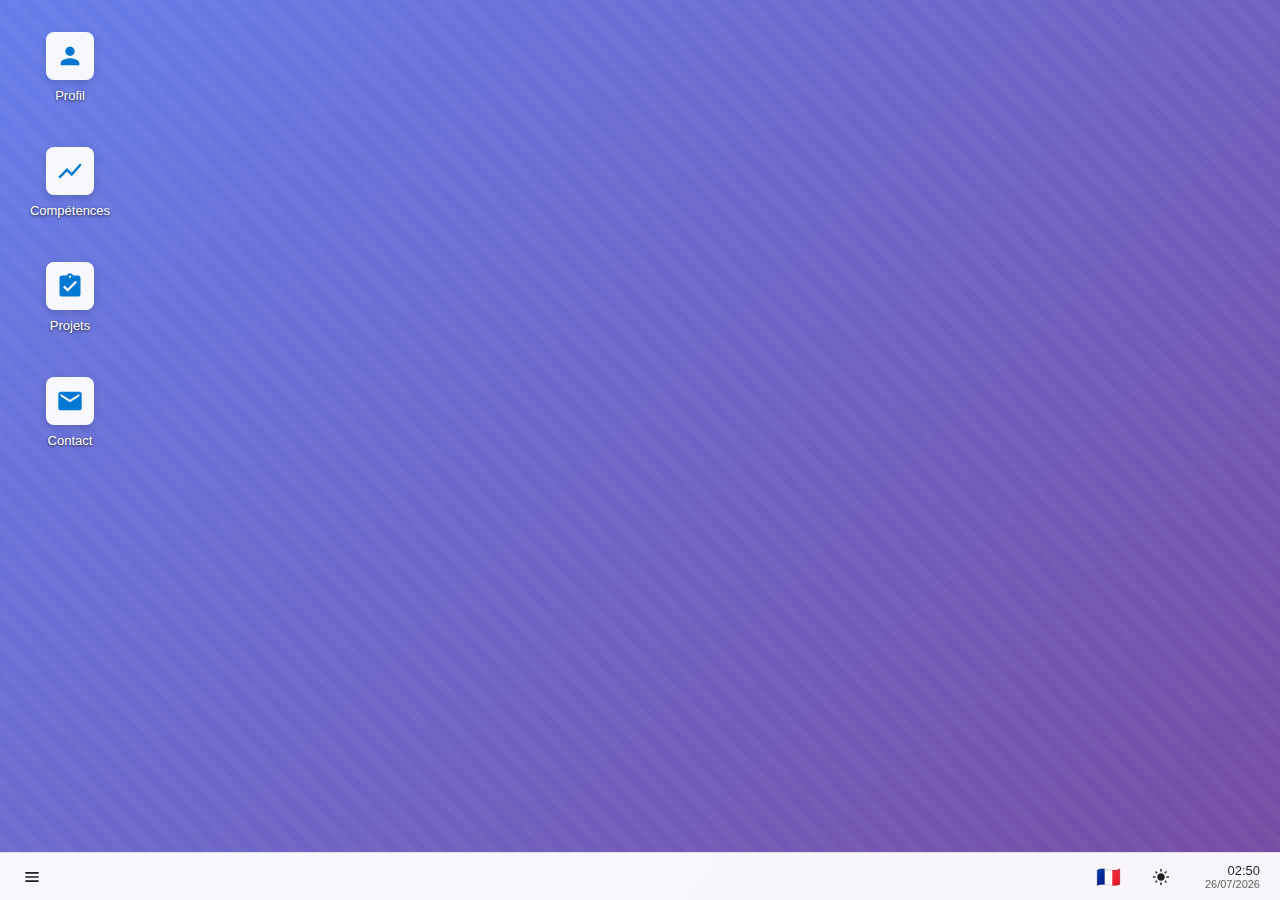
<file: index.html>
<!DOCTYPE html>
<html lang="fr">
<head>
    <meta charset="UTF-8">
    <meta name="viewport" content="width=device-width, initial-scale=1.0">
    <title>Mathys GESLIN - Portfolio</title>
    <link rel="icon" type="image/svg+xml" href="data:image/svg+xml,%3Csvg xmlns='http://www.w3.org/2000/svg' viewBox='0 0 24 24' fill='%230078d4'%3E%3Cpath d='M20 6h-8l-2-2H4c-1.1 0-1.99.9-1.99 2L2 18c0 1.1.9 2 2 2h16c1.1 0 2-.9 2-2V8c0-1.1-.9-2-2-2zm-1 6h-3v3h-2v-3h-3v-2h3V7h2v3h3v2z'/%3E%3C/svg%3E">
    <link rel="stylesheet" href="style.css">
</head>
<body>
    <!-- Fond d'écran -->
    <div class="desktop-background">
        <div class="wallpaper"></div>
    </div>

    <!-- Icônes du bureau -->
    <div class="desktop-icons">
        <div class="icon" data-window="profile">
            <div class="icon-image">
                <svg viewBox="0 0 24 24" fill="currentColor">
                    <path d="M12 12c2.21 0 4-1.79 4-4s-1.79-4-4-4-4 1.79-4 4 1.79 4 4 4zm0 2c-2.67 0-8 1.34-8 4v2h16v-2c0-2.66-5.33-4-8-4z"/>
                </svg>
            </div>
            <span data-i18n="profile">Profil</span>
        </div>
        <div class="icon" data-window="skills">
            <div class="icon-image">
                <svg viewBox="0 0 24 24" fill="currentColor">
                    <path d="M3.5 18.49l6-6.01 4 4L22 6.92l-1.41-1.41-7.09 7.97-4-4L2 16.99z"/>
                </svg>
            </div>
            <span data-i18n="skills">Compétences</span>
        </div>
        <div class="icon" data-window="projects">
            <div class="icon-image">
                <svg viewBox="0 0 24 24" fill="currentColor">
                    <path d="M19 3h-4.18C14.4 1.84 13.3 1 12 1c-1.3 0-2.4.84-2.82 2H5c-1.1 0-2 .9-2 2v14c0 1.1.9 2 2 2h14c1.1 0 2-.9 2-2V5c0-1.1-.9-2-2-2zm-7 0c.55 0 1 .45 1 1s-.45 1-1 1-1-.45-1-1 .45-1 1-1zm-2 14l-4-4 1.41-1.41L10 14.17l6.59-6.59L18 9l-8 8z"/>
                </svg>
            </div>
            <span data-i18n="projects">Projets</span>
        </div>
        <div class="icon" data-window="contact">
            <div class="icon-image">
                <svg viewBox="0 0 24 24" fill="currentColor">
                    <path d="M20 4H4c-1.1 0-1.99.9-1.99 2L2 18c0 1.1.9 2 2 2h16c1.1 0 2-.9 2-2V6c0-1.1-.9-2-2-2zm0 4l-8 5-8-5V6l8 5 8-5v2z"/>
                </svg>
            </div>
            <span data-i18n="contact">Contact</span>
        </div>
    </div>

    <!-- Fenêtre Profil -->
    <div class="window" id="profile-window" data-window="profile">
        <div class="window-titlebar">
            <div class="window-title">
                <svg class="window-icon" viewBox="0 0 24 24" fill="currentColor">
                    <path d="M12 12c2.21 0 4-1.79 4-4s-1.79-4-4-4-4 1.79-4 4 1.79 4 4 4zm0 2c-2.67 0-8 1.34-8 4v2h16v-2c0-2.66-5.33-4-8-4z"/>
                </svg>
                <span data-i18n="profile">Profil</span>
            </div>
            <div class="window-controls">
                <button class="window-control minimize">−</button>
                <button class="window-control maximize">□</button>
                <button class="window-control close">✕</button>
            </div>
        </div>
        <div class="window-content">
            <div class="profile-container">
                <div class="profile-header">
                    <div class="profile-avatar">
                        <svg viewBox="0 0 24 24" fill="currentColor">
                            <path d="M12 12c2.21 0 4-1.79 4-4s-1.79-4-4-4-4 1.79-4 4 1.79 4 4 4zm0 2c-2.67 0-8 1.34-8 4v2h16v-2c0-2.66-5.33-4-8-4z"/>
                        </svg>
                    </div>  
                    <h1>Mathys GESLIN</h1>
                    <p class="profile-subtitle">
                        <span data-i18n="profile.subtitle">Étudiant à l'ENSIM (École Nationale Supérieure d'Ingénieurs du Mans)<br>
                        En alternance chez COVEA - Automatisation de tests</span>
                    </p>
                </div>
                <div class="profile-info">
                    <div class="info-section">
                        <h2 data-i18n="profile.about.title">À propos</h2>
                        <p data-i18n="profile.about.text">
                            Passionné par le développement informatique et l'innovation technologique,
                            j'ai un parcours marqué par des projets concrets réalisés tout au long
                            de mes deux formations que ce soit en Java, avec Unity ou encore
                            tout ce qui touche aux technologies web (HTML/CSS, PHP, JavaScript).
                        </p>
                    </div>
                    <div class="info-section">
                        <h2 data-i18n="profile.experience.title">Parcours professionnel</h2>
                        <ul class="timeline">
                            <li>
                                <strong data-i18n="profile.experience.covea.date">Août 2025 - Présent</strong>
                                <p data-i18n="profile.experience.covea.title">Alternance chez COVEA - Automatisation de tests</p>
                                <br>
                                <span class="tag">Selenium</span>
                                <span class="tag">Java</span>
                                <span class="tag">UFT</span>
                                <span class="tag">VBScript</span>
                                <span class="tag">Jenkins</span>
                                <span class="tag">Jira</span>
                                <span class="tag">GitLab</span>
                                <span class="tag">SVN</span>
                                <span class="tag">IntelliJ IDEA</span>
                            </li>
                            <li>
                                <strong data-i18n="profile.experience.bleez2.date">Juillet 2025 - Août 2025</strong>
                                <p data-i18n="profile.experience.bleez2.title">CDD chez Bleez - Développeur de logiciel</p>
                                <p data-i18n="profile.experience.bleez2.desc">Développement d'une API bancaire pour un logiciel de comptabilité</p>
                                <br>
                                <span class="tag">Java</span>
                                <span class="tag">XML</span>
                                <span class="tag">JSON</span>
                                <span class="tag">GitLab</span>
                                <span class="tag">IntelliJ IDEA</span>
                            </li>
                            <li>
                                <strong data-i18n="profile.experience.lium.date">Mars 2024 - Juillet 2024</strong>
                                <p data-i18n="profile.experience.lium.title">Stage au LIUM (Laboratoire d'Informatique de l'Université du Mans) - Ingénierie de données</p>
                                <br>
                                <span class="tag">Python</span>
                                <span class="tag">dbt</span>
                                <span class="tag">Airbyte</span>
                                <span class="tag">PostgreSQL</span>
                                <span class="tag">Docker</span>
                                <span class="tag">GitLab</span>
                                <span class="tag">VS Code</span>
                            </li>
                            <li>
                                <strong data-i18n="profile.experience.bleez1.date">Avril 2023 - Août 2023</strong>
                                <p data-i18n="profile.experience.bleez1.title">Stage et CDD chez Bleez - Automatisation de tests</p>
                                <br>
                                <span class="tag">Robotframework</span>
                                <span class="tag">Jira</span>
                                <span class="tag">TestRail</span>
                                <span class="tag">GitLab</span>
                                <span class="tag">IntelliJ IDEA</span>
                            </li>
                        </ul>
                    </div>
                    <div class="info-section">
                        <h2 data-i18n="profile.education.title">Formations</h2>
                        <ul class="timeline">
                            <li>
                                <strong data-i18n="profile.education.ensim.date">Septembre 2024 - Juin 2027</strong>
                                <p data-i18n="profile.education.ensim.school">ENSIM - École Nationale Supérieure d'Ingénieurs du Mans - Université du Mans, France</p>
                                <p data-i18n="profile.education.ensim.program">Informatique - Formation initiale en 3e année puis alternance</p>
                            </li>
                            <li>
                                <strong data-i18n="profile.education.iut.date">Septembre 2021 - Juin 2024</strong>
                                <p data-i18n="profile.education.iut.school">IUT de Laval - Université du Mans, France</p>
                                <p data-i18n="profile.education.iut.program">Parcours réalisation d'applications</p>
                            </li>
                        </ul>
                    </div>
                    <div class="info-section">
                        <h2 data-i18n="profile.interests.title">Centres d'intérêt</h2>
                        <div class="interests">                            
                            <span class="tag" data-i18n="profile.interests.tag.uiux">Design UI/UX</span>
                            <span class="tag" data-i18n="profile.interests.tag.tech">Nouvelles Technologies</span>
                            <span class="tag" data-i18n="profile.interests.tag.games">Jeux Vidéo</span>
                            <span class="tag" data-i18n="profile.interests.tag.car">Automobile</span>
                            <span class="tag" data-i18n="profile.interests.tag.ai">Intelligence Artificielle</span>
                        </div>
                    </div>
                </div>
            </div>
        </div>
    </div>

    <!-- Fenêtre Compétences -->
    <div class="window" id="skills-window" data-window="skills">
        <div class="window-titlebar">
            <div class="window-title">
                <svg class="window-icon" viewBox="0 0 24 24" fill="currentColor">
                    <path d="M3.5 18.49l6-6.01 4 4L22 6.92l-1.41-1.41-7.09 7.97-4-4L2 16.99z"/>
                </svg>
                <span data-i18n="skills">Compétences</span>
            </div>
            <div class="window-controls">
                <button class="window-control minimize">−</button>
                <button class="window-control maximize">□</button>
                <button class="window-control close">✕</button>
            </div>
        </div>
        <div class="window-content">
            <div class="skills-container">
                <div class="skills-legend">
                    <h3 data-i18n="skills.legend.title">Légende des niveaux de maîtrise</h3>
                    <div class="legend-items">
                        <div class="legend-item">
                            <div class="legend-bar" data-level="faible"></div>
                            <span data-i18n="skills.level.weak">Faible maîtrise</span>
                        </div>
                        <div class="legend-item">
                            <div class="legend-bar" data-level="moyenne"></div>
                            <span data-i18n="skills.level.average">Maîtrise moyenne</span>
                        </div>
                        <div class="legend-item">
                            <div class="legend-bar" data-level="bonne"></div>
                            <span data-i18n="skills.level.good">Bonne maîtrise</span>
                        </div>
                        <div class="legend-item">
                            <div class="legend-bar" data-level="autonome"></div>
                            <span data-i18n="skills.level.autonomous">Autonome</span>
                        </div>
                    </div>
                </div>
                <div class="skills-category">
                    <h2 data-i18n="skills.category.frontend">Front-End</h2>
                    <div class="skill-item">
                        <div class="skill-header">
                            <span>HTML/CSS</span>
                            <span class="skill-level">Autonome</span>
                        </div>
                        <div class="skill-bar">
                            <div class="skill-progress" data-mastery="autonome"></div>
                        </div>
                    </div>
                    <div class="skill-item">
                        <div class="skill-header">
                            <span>JavaScript</span>
                            <span class="skill-level">Bonne maîtrise</span>
                        </div>
                        <div class="skill-bar">
                            <div class="skill-progress" data-mastery="bonne"></div>
                        </div>
                    </div>
                    <div class="skill-item">
                        <div class="skill-header">
                            <span>PHP</span>
                            <span class="skill-level">Bonne maîtrise</span>
                        </div>
                        <div class="skill-bar">
                            <div class="skill-progress" data-mastery="bonne"></div>
                        </div>
                    </div>
                </div>

                <div class="skills-category">
                    <h2 data-i18n="skills.category.backend">Back-End & Langages</h2>
                    <div class="skill-item">
                        <div class="skill-header">
                            <span>Java</span>
                            <span class="skill-level">Autonome</span>
                        </div>
                        <div class="skill-bar">
                            <div class="skill-progress" data-mastery="autonome"></div>
                        </div>
                    </div>
                    <div class="skill-item">
                        <div class="skill-header">
                            <span>Python</span>
                            <span class="skill-level">Bonne maîtrise</span>
                        </div>
                        <div class="skill-bar">
                            <div class="skill-progress" data-mastery="bonne"></div>
                        </div>
                    </div>
                    
                    <div class="skill-item">
                        <div class="skill-header">
                            <span>C</span>
                            <span class="skill-level">Bonne maîtrise</span>
                        </div>
                        <div class="skill-bar">
                            <div class="skill-progress" data-mastery="bonne"></div>
                        </div>
                    </div>

                    <div class="skill-item">
                        <div class="skill-header">
                            <span>SQL/PostgreSQL</span>
                            <span class="skill-level">Bonne maîtrise</span>
                        </div>
                        <div class="skill-bar">
                            <div class="skill-progress" data-mastery="bonne"></div>
                        </div>
                    </div>

                    <div class="skill-item">
                        <div class="skill-header">
                            <span>XML/JSON</span>
                            <span class="skill-level">Bonne maîtrise</span>
                        </div>
                        <div class="skill-bar">
                            <div class="skill-progress" data-mastery="bonne"></div>
                        </div>
                    </div>

                    <div class="skill-item">
                        <div class="skill-header">
                            <span>C#</span>
                            <span class="skill-level">Maîtrise moyenne</span>
                        </div>
                        <div class="skill-bar">
                            <div class="skill-progress" data-mastery="moyenne"></div>
                        </div>
                    </div>
                    
                    <div class="skill-item">
                        <div class="skill-header">
                            <span>VBScript</span>
                            <span class="skill-level">Maîtrise moyenne</span>
                        </div>
                        <div class="skill-bar">
                            <div class="skill-progress" data-mastery="moyenne"></div>
                        </div>
                    </div>
                    
                </div>

                <div class="skills-category">
                    <h2 data-i18n="skills.category.tools">Outils & Frameworks</h2>
                    
                    <div class="skill-item">
                        <div class="skill-header">
                            <span>Git/GitLab/GitHub</span>
                            <span class="skill-level">Autonome</span>
                        </div>
                        <div class="skill-bar">
                            <div class="skill-progress" data-mastery="autonome"></div>
                        </div>
                    </div>
                    <div class="skill-item">
                        <div class="skill-header">
                            <span>IntelliJ IDEA</span>
                            <span class="skill-level">Autonome</span>
                        </div>
                        <div class="skill-bar">
                            <div class="skill-progress" data-mastery="autonome"></div>
                        </div>
                    </div>
                    <div class="skill-item">
                        <div class="skill-header">
                            <span>VS Code</span>
                            <span class="skill-level">Autonome</span>
                        </div>
                        <div class="skill-bar">
                            <div class="skill-progress" data-mastery="autonome"></div>
                        </div>
                    </div>
                    <div class="skill-item">
                        <div class="skill-header">
                            <span>Docker</span>
                            <span class="skill-level">Bonne maîtrise</span>
                        </div>
                        <div class="skill-bar">
                            <div class="skill-progress" data-mastery="bonne"></div>
                        </div>
                    </div>
                    <div class="skill-item">
                        <div class="skill-header">
                            <span>Robotframework</span>
                            <span class="skill-level">Bonne maîtrise</span>
                        </div>
                        <div class="skill-bar">
                            <div class="skill-progress" data-mastery="bonne"></div>
                        </div>
                    </div>
                    <div class="skill-item">
                        <div class="skill-header">
                            <span>Selenium</span>
                            <span class="skill-level">Bonne maîtrise</span>
                        </div>
                        <div class="skill-bar">
                            <div class="skill-progress" data-mastery="bonne"></div>
                        </div>
                    </div>
                    <div class="skill-item">
                        <div class="skill-header">
                            <span>dbt / Airbyte</span>
                            <span class="skill-level">Maîtrise moyenne</span>
                        </div>
                        <div class="skill-bar">
                            <div class="skill-progress" data-mastery="moyenne"></div>
                        </div>
                    </div>
                    <div class="skill-item">
                        <div class="skill-header">
                            <span>UFT</span>
                            <span class="skill-level">Maîtrise moyenne</span>
                        </div>
                        <div class="skill-bar">
                            <div class="skill-progress" data-mastery="moyenne"></div>
                        </div>
                    </div>
                    <div class="skill-item">
                        <div class="skill-header">
                            <span>Jira / TestRail</span>
                            <span class="skill-level">Maîtrise moyenne</span>
                        </div>
                        <div class="skill-bar">
                            <div class="skill-progress" data-mastery="moyenne"></div>
                        </div>
                    </div>
                    <div class="skill-item">
                        <div class="skill-header">
                            <span>Jenkins</span>
                            <span class="skill-level">Maîtrise moyenne</span>
                        </div>
                        <div class="skill-bar">
                            <div class="skill-progress" data-mastery="moyenne"></div>
                        </div>
                    </div>
                    <div class="skill-item">
                        <div class="skill-header">
                            <span>SVN</span>
                            <span class="skill-level">Maîtrise moyenne</span>
                        </div>
                        <div class="skill-bar">
                            <div class="skill-progress" data-mastery="moyenne"></div>
                        </div>
                    </div>
                    <div class="skill-item">
                        <div class="skill-header">
                            <span>CodeIgniter</span>
                            <span class="skill-level">Maîtrise moyenne</span>
                        </div>
                        <div class="skill-bar">
                            <div class="skill-progress" data-mastery="moyenne"></div>
                        </div>
                    </div>
                    

                    <div class="skill-item">
                        <div class="skill-header">
                            <span>Unity</span>
                            <span class="skill-level">Faible maîtrise</span>
                        </div>
                        <div class="skill-bar">
                            <div class="skill-progress" data-mastery="faible"></div>
                        </div>
                    </div>
                </div>
            </div>
        </div>
    </div>

    <!-- Fenêtre Projets -->
    <div class="window" id="projects-window" data-window="projects">
        <div class="window-titlebar">
            <div class="window-title">
                <svg class="window-icon" viewBox="0 0 24 24" fill="currentColor">
                    <path d="M19 3h-4.18C14.4 1.84 13.3 1 12 1c-1.3 0-2.4.84-2.82 2H5c-1.1 0-2 .9-2 2v14c0 1.1.9 2 2 2h14c1.1 0 2-.9 2-2V5c0-1.1-.9-2-2-2zm-7 0c.55 0 1 .45 1 1s-.45 1-1 1-1-.45-1-1 .45-1 1-1zm-2 14l-4-4 1.41-1.41L10 14.17l6.59-6.59L18 9l-8 8z"/>
                </svg>
                <span data-i18n="projects.title">Mes Projets</span>
            </div>
            <div class="window-controls">
                <button class="window-control minimize">−</button>
                <button class="window-control maximize">□</button>
                <button class="window-control close">✕</button>
            </div>
        </div>
        <div class="window-content">
            <!-- Barre de navigation pour les projets -->
            <div class="project-nav" style="display: none;">
                <button class="nav-back-btn" onclick="navigateToProjectList()">
                    <svg viewBox="0 0 24 24" fill="currentColor">
                        <path d="M20 11H7.83l5.59-5.59L12 4l-8 8 8 8 1.41-1.41L7.83 13H20v-2z"/>
                    </svg>
                    <span data-i18n="projects.button.back">Retour aux projets</span>
                </button>
            </div>

            <!-- Liste des projets -->
            <div class="projects-container" id="projects-list">
                <div class="project-card">
                    <div>
                        <img src="img\jeuSerieux\listeEleves.png" alt="Liste des élèves" class="screenshot-img">
                    </div>
                    <div class="project-info">
                        <h3 data-i18n="projects.serious-game.title">Interface de contrôle pour jeu sérieux</h3>
                        <p data-i18n="projects.serious-game.desc">Réalisation d'une interface pour jeu sérieux permettant la révision des tables de multiplication. Elle est destinée aux professeurs pour régler les paramètres de jeu et voir la progression de chaque élève.</p>
                        <div class="project-tags">
                            <span class="tag">Unity</span>
                            <span class="tag">C#</span>
                        </div>
                        <div class="project-links">
                            <a href="#" class="project-link" onclick="navigateToProjectDetail('jeu-serieux'); return false;" data-i18n="projects.button.details">Détails</a>
                        </div>
                    </div>
                </div>

                <div class="project-card">
                    <div>
                        <img src="img\mastermind.png" alt="Mastermind" class="project-image-full">
                    </div>
                    <div class="project-info">
                        <h3 data-i18n="projects.mastermind.title">Réalisation d'un Mastermind</h3>
                        <p data-i18n="projects.mastermind.desc">Reproduction du célèbre jeu de réflexion au format numérique. Réalisé dans le cadre d'une évaluation pour observer les compétences en algorithmie et structures de données.</p>
                        <div class="project-tags">
                            <span class="tag">C</span>
                        </div>
                        <div class="project-links">
                            <a href="other\Mathys_GESLIN_Mastermind.exe" class="project-link" download data-i18n="projects.button.download">Télécharger</a>
                        </div>
                    </div>
                </div>

                <div class="project-card">
                    <div>
                        <img src="img\librairie\librairie.png" alt="Librairie" class="screenshot-img">
                    </div>
                    <div class="project-info">
                        <h3 data-i18n="projects.library.title">Site web de gestion de livres d'une librairie</h3>
                        <p data-i18n="projects.library.desc">Gestionnaire de livres d'une librairie fictive permettant la réservation de livres en ligne. Évaluation des compétences sur les technologies web en réalisant un site dynamique.</p>
                        <div class="project-tags">
                            <span class="tag">HTML</span>
                            <span class="tag">CSS</span>
                            <span class="tag">PHP</span>
                            <span class="tag">SQL</span>
                            <span class="tag">GitLab</span>
                        </div>
                        <div class="project-links">
                            <a href="#" class="project-link" onclick="navigateToProjectDetail('librairie'); return false;" data-i18n="projects.button.details">Détails</a>
                        </div>
                    </div>
                </div>

                <div class="project-card">
                    <div>
                        <img src="img\TOEIC.png" alt="TOEIC" class="project-image-full">
                    </div>
                    <div class="project-info">
                        <h3 data-i18n="projects.toeic.title">Site web d'entrainement au TOEIC</h3>
                        <p data-i18n="projects.toeic.desc">Plateforme d'entrainement à la certification d'anglais. Projet transversal visant à créer une plateforme sur laquelle les étudiants de l'ENSIM peuvent s'entrainer, réviser et se tester.</p>
                        <div class="project-tags">
                            <span class="tag">HTML</span>
                            <span class="tag">CSS</span>
                            <span class="tag">PHP</span>
                            <span class="tag">CodeIgniter</span>
                            <span class="tag">GitLab</span>
                        </div>
                    </div>
                </div>

                <div class="project-card">
                    <div class="project-image">
                        <div class="project-placeholder">
                            <svg viewBox="0 0 24 24" fill="currentColor">
                                <path d="M19 3h-4.18C14.4 1.84 13.3 1 12 1c-1.3 0-2.4.84-2.82 2H5c-1.1 0-2 .9-2 2v14c0 1.1.9 2 2 2h14c1.1 0 2-.9 2-2V5c0-1.1-.9-2-2-2zm-7 0c.55 0 1 .45 1 1s-.45 1-1 1-1-.45-1-1 .45-1 1-1zm-2 14l-4-4 1.41-1.41L10 14.17l6.59-6.59L18 9l-8 8z"/>
                            </svg>
                        </div>
                    </div>
                    <div class="project-info">
                        <h3 data-i18n="projects.covea.title">Tests Automatisés - COVEA</h3>
                        <p data-i18n="projects.covea.desc">Réalisation de tests automatisés pour les applications du groupe COVEA. Alternance en cours ayant pour objectifs :</p>
                        <ul>
                            <li data-i18n="projects.covea.obj1">Sécuriser les services vitaux (services essentiels au bon fonctionnement de l'entreprise)</li>
                            <li data-i18n="projects.covea.obj2">Réaliser des peuplements de données</li>
                            <li data-i18n="projects.covea.obj3">Réaliser les campagnes de tests automatisés selon les versions des logiciels internes</li>
                        </ul>
                        <div class="project-tags">
                            <span class="tag">Selenium</span>
                            <span class="tag">Java</span>
                            <span class="tag">UFT</span>
                            <span class="tag">VBScript</span>                            
                            <span class="tag">Jenkins</span>
                            <span class="tag">Jira</span>
                            <span class="tag">GitLab</span>
                            <span class="tag">SVN</span>
                            <span class="tag">IntelliJ</span>
                        </div>
                        <div class="project-links">
                            <!-- Alternance en cours -->
                        </div>
                    </div>
                </div>

                <div class="project-card">
                    <div class="project-image">
                        <div class="project-placeholder">
                            <svg viewBox="0 0 24 24" fill="currentColor">
                                <path d="M19 3H5c-1.1 0-2 .9-2 2v14c0 1.1.9 2 2 2h14c1.1 0 2-.9 2-2V5c0-1.1-.9-2-2-2zM9 17H7v-7h2v7zm4 0h-2V7h2v10zm4 0h-2v-4h2v4z"/>
                            </svg>
                        </div>
                    </div>
                    <div class="project-info">
                        <h3 data-i18n="projects.lium.title">Pipeline de données - LIUM</h3>
                        <p data-i18n="projects.lium.desc">Réalisation d'un pipeline de données pour traiter et analyser des données vibro-acoustiques suivant différents cas d'utilisateur. Stage de 16 semaines au laboratoire LIUM.</p>
                        <div class="project-tags">
                            <span class="tag">Python</span>
                            <span class="tag">dbt</span>
                            <span class="tag">Airbyte</span>
                            <span class="tag">Docker</span>
                            <span class="tag">GitLab</span>
                            <span class="tag">PostgreSQL</span>
                            <span class="tag">VS Code</span>                            
                        </div>
                    </div>
                </div>

                <div class="project-card">
                    <div class="project-image">
                        <div class="project-placeholder">
                            <svg viewBox="0 0 24 24" fill="currentColor">
                                <path d="M19 3h-4.18C14.4 1.84 13.3 1 12 1c-1.3 0-2.4.84-2.82 2H5c-1.1 0-2 .9-2 2v14c0 1.1.9 2 2 2h14c1.1 0 2-.9 2-2V5c0-1.1-.9-2-2-2zm-7 0c.55 0 1 .45 1 1s-.45 1-1 1-1-.45-1-1 .45-1 1-1zm-2 14l-4-4 1.41-1.41L10 14.17l6.59-6.59L18 9l-8 8z"/>
                            </svg>
                        </div>
                    </div>
                    <div class="project-info">
                        <h3 data-i18n="projects.bleez.title">Tests Fonctionnels Automatisés - Bleez</h3>
                        <p data-i18n="projects.bleez.desc">Réalisation de tests fonctionnels automatisés (TFA) simulant le comportement d'un utilisateur sur la nouvelle interface du logiciel de comptabilité. Stage de 12 semaines chez Bleez (ex-Compta.com).</p>
                        <div class="project-tags">
                            <span class="tag">Robotframework</span>
                            <span class="tag">JavaScript</span>
                            <span class="tag">TestRail</span>
                            <span class="tag">GitLab</span>
                            <span class="tag">Jira</span>
                            <span class="tag">IntelliJ</span>
                        </div>
                    </div>
                </div>
            </div>

            <!-- Détails des projets (cachés par défaut) -->
            <div class="project-details-container" id="project-details" style="display: none;">
                <!-- Détails Jeu Sérieux -->
                <div class="project-detail" id="detail-jeu-serieux" style="display: none;">
                    <div class="project-detail-header">
                        <h1 data-i18n="projects.serious-game.title">Interface de contrôle pour jeu sérieux</h1>
                        <div class="project-tags">
                            <span class="tag">Unity</span>
                            <span class="tag">C#</span>
                        </div>
                    </div>

                    <div class="project-section">
                        <h2 data-i18n="projects.serious-game.detail.desc-title">Description du projet</h2>
                        <p data-i18n="projects.serious-game.detail.desc-text">
                            Ce projet avait pour but de développer une interface de contrôle et de suivi de progression sur un jeu sérieux existant.
                            Le jeu en question reprend certains codes des jeux Zelda, à savoir la résolution d'énigmes et l'obtention d'objets permettant de progresser.
                            Avec cette interface, les professeurs peuvent regrouper par classe les élèves puis choisir pour chacun d'eux un parcours d'apprentissage.
                        </p>
                    </div>

                    <div class="project-section">
                        <h2 data-i18n="projects.serious-game.detail.features-title">Fonctionnalités principales</h2>
                        <div class="features-grid">
                            <div class="feature-item">
                                <svg viewBox="0 0 24 24" fill="currentColor">
                                    <path d="M12 2C6.48 2 2 6.48 2 12s4.48 10 10 10 10-4.48 10-10S17.52 2 12 2zm-2 15l-5-5 1.41-1.41L10 14.17l7.59-7.59L19 8l-9 9z"/>
                                </svg>
                                <h3 data-i18n="projects.serious-game.detail.feature1-title">Gestion des classes</h3>
                                <p data-i18n="projects.serious-game.detail.feature1-desc">Organisation et regroupement des élèves par classe</p>
                            </div>
                            <div class="feature-item">
                                <svg viewBox="0 0 24 24" fill="currentColor">
                                    <path d="M12 2C6.48 2 2 6.48 2 12s4.48 10 10 10 10-4.48 10-10S17.52 2 12 2zm-2 15l-5-5 1.41-1.41L10 14.17l7.59-7.59L19 8l-9 9z"/>
                                </svg>
                                <h3 data-i18n="projects.serious-game.detail.feature2-title">Parcours personnalisés</h3>
                                <p data-i18n="projects.serious-game.detail.feature2-desc">Configuration de parcours d'apprentissage individuels</p>
                            </div>
                            <div class="feature-item">
                                <svg viewBox="0 0 24 24" fill="currentColor">
                                    <path d="M12 2C6.48 2 2 6.48 2 12s4.48 10 10 10 10-4.48 10-10S17.52 2 12 2zm-2 15l-5-5 1.41-1.41L10 14.17l7.59-7.59L19 8l-9 9z"/>
                                </svg>
                                <h3 data-i18n="projects.serious-game.detail.feature3-title">Suivi de progression</h3>
                                <p data-i18n="projects.serious-game.detail.feature3-desc">Visualisation détaillée des statistiques et de la progression</p>
                            </div>
                        </div>
                    </div>

                    <div class="project-section">
                        <h2 data-i18n="projects.serious-game.detail.screenshots-title">Aperçus de l'interface</h2>
                        <div class="screenshots-gallery">
                            <div class="screenshot-item" onclick="openImageModal(this)">
                                <img src="img\jeuSerieux\jeuSerieux.png" alt="Liste des classes" class="screenshot-img">
                                <p class="screenshot-caption" data-i18n="projects.serious-game.detail.screen1">Liste des classes</p>
                            </div>
                            <div class="screenshot-item" onclick="openImageModal(this)">
                                <img src="img\jeuSerieux\listeEleves.png" alt="Liste des élèves" class="screenshot-img">
                                <p class="screenshot-caption" data-i18n="projects.serious-game.detail.screen2">Liste des élèves</p>
                            </div>
                            <div class="screenshot-item" onclick="openImageModal(this)">
                                <img src="img\jeuSerieux\modificationParcoursEleve.png" alt="Paramétrage du parcours" class="screenshot-img">
                                <p class="screenshot-caption" data-i18n="projects.serious-game.detail.screen3">Paramétrage du parcours</p>
                            </div>
                            <div class="screenshot-item" onclick="openImageModal(this)">
                                <img src="img\jeuSerieux\progressionEleve1.png" alt="Progression d'un élève" class="screenshot-img">
                                <p class="screenshot-caption" data-i18n="projects.serious-game.detail.screen4">Progression d'un élève</p>
                            </div>
                            <div class="screenshot-item" onclick="openImageModal(this)">
                                <img src="img\jeuSerieux\progressionEleve2.png" alt="Progression détaillée" class="screenshot-img">
                                <p class="screenshot-caption" data-i18n="projects.serious-game.detail.screen5">Progression détaillée</p>
                            </div>
                            <div class="screenshot-item" onclick="openImageModal(this)">
                                <img src="img\jeuSerieux\statsEleve.png" alt="Statistiques complètes" class="screenshot-img">
                                <p class="screenshot-caption" data-i18n="projects.serious-game.detail.screen6">Statistiques complètes</p>
                            </div>
                        </div>
                        <p class="screenshots-confidential" data-i18n="projects.serious-game.detail.confidential">* Les captures d'écran réelles du jeu ne peuvent pas être montrées pour des raisons de confidentialité.</p>
                    </div>

                    <div class="project-section">
                        <h2 data-i18n="projects.serious-game.detail.objectives-title">Objectifs pédagogiques</h2>
                        <p data-i18n="projects.serious-game.detail.objectives-text">
                            L'interface permet aux professeurs d'adapter le niveau de difficulté et de suivre la progression de chaque élève individuellement.
                            Le jeu sérieux vise à réviser les tables de multiplication de manière ludique et engageante, en utilisant des mécaniques de jeu inspirées
                            des jeux d'aventure classiques.
                        </p>
                    </div>

                    <div class="project-section">
                        <h2 data-i18n="projects.serious-game.detail.tech-title">Technologies utilisées</h2>
                        <div class="tech-list">
                            <div class="tech-item">
                                <strong>Unity</strong>
                                <p data-i18n="projects.serious-game.detail.tech1">Moteur de jeu pour le développement de l'interface</p>
                            </div>
                            <div class="tech-item">
                                <strong>C#</strong>
                                <p data-i18n="projects.serious-game.detail.tech2">Langage de programmation pour la logique applicative</p>
                            </div>
                        </div>
                    </div>

                    <div class="project-actions">
                        <button class="nav-back-btn" onclick="navigateToProjectList()">
                            <svg viewBox="0 0 24 24" fill="currentColor">
                                <path d="M20 11H7.83l5.59-5.59L12 4l-8 8 8 8 1.41-1.41L7.83 13H20v-2z"/>
                            </svg>
                            <span data-i18n="projects.button.back">Retour aux projets</span>
                        </button>
                    </div>
                </div>

                <!-- Détails Librairie -->
                <div class="project-detail" id="detail-librairie" style="display: none;">
                    <div class="project-detail-header">
                        <h1 data-i18n="projects.library.title">Site web de gestion de livres d'une librairie</h1>
                        <div class="project-tags">
                            <span class="tag">HTML</span>
                            <span class="tag">CSS</span>
                            <span class="tag">PHP</span>
                            <span class="tag">SQL</span>
                            <span class="tag">GitLab</span>
                        </div>
                    </div>

                    <div class="project-section">
                        <h2 data-i18n="projects.library.detail.context-title">Contexte du projet</h2>
                        <p data-i18n="projects.library.detail.context-text">
                            Ce projet est issu d'une évaluation dans laquelle nous devions réaliser un site web dynamique. Nous avons choisi de créer 
                            un site de gestion de livres pour une librairie fictive étant donné qu'il est nécessaire d'avoir, à minima, du PHP pour 
                            gérer les stocks de livres et la connexion de l'utilisateur en plus de l'HTML et du CSS.
                        </p>
                    </div>

                    <div class="project-section">
                        <h2 data-i18n="projects.library.detail.features-title">Fonctionnalités principales</h2>
                        <div class="features-grid">
                            <div class="feature-item">
                                <svg viewBox="0 0 24 24" fill="currentColor">
                                    <path d="M12 2C6.48 2 2 6.48 2 12s4.48 10 10 10 10-4.48 10-10S17.52 2 12 2zm-2 15l-5-5 1.41-1.41L10 14.17l7.59-7.59L19 8l-9 9z"/>
                                </svg>
                                <h3 data-i18n="projects.library.detail.feature1-title">Catalogue de livres</h3>
                                <p data-i18n="projects.library.detail.feature1-desc">Page d'accueil affichant tous les livres disponibles ou non</p>
                            </div>
                            <div class="feature-item">
                                <svg viewBox="0 0 24 24" fill="currentColor">
                                    <path d="M12 2C6.48 2 2 6.48 2 12s4.48 10 10 10 10-4.48 10-10S17.52 2 12 2zm-2 15l-5-5 1.41-1.41L10 14.17l7.59-7.59L19 8l-9 9z"/>
                                </svg>
                                <h3 data-i18n="projects.library.detail.feature2-title">Recherche avancée</h3>
                                <p data-i18n="projects.library.detail.feature2-desc">Recherche par titre d'œuvre ou par auteur</p>
                            </div>
                            <div class="feature-item">
                                <svg viewBox="0 0 24 24" fill="currentColor">
                                    <path d="M12 2C6.48 2 2 6.48 2 12s4.48 10 10 10 10-4.48 10-10S17.52 2 12 2zm-2 15l-5-5 1.41-1.41L10 14.17l7.59-7.59L19 8l-9 9z"/>
                                </svg>
                                <h3 data-i18n="projects.library.detail.feature3-title">Système d'authentification</h3>
                                <p data-i18n="projects.library.detail.feature3-desc">Connexion et inscription des utilisateurs</p>
                            </div>
                            <div class="feature-item">
                                <svg viewBox="0 0 24 24" fill="currentColor">
                                    <path d="M12 2C6.48 2 2 6.48 2 12s4.48 10 10 10 10-4.48 10-10S17.52 2 12 2zm-2 15l-5-5 1.41-1.41L10 14.17l7.59-7.59L19 8l-9 9z"/>
                                </svg>
                                <h3 data-i18n="projects.library.detail.feature4-title">Gestion de panier</h3>
                                <p data-i18n="projects.library.detail.feature4-desc">Réservation de livres avec mise à jour automatique de la disponibilité</p>
                            </div>
                        </div>
                    </div>

                    <div class="project-section">
                        <h2 data-i18n="projects.library.detail.journey-title">Parcours utilisateur</h2>
                        <div class="user-journey">
                            <div class="journey-step">
                                <div class="step-number">1</div>
                                <div class="step-content">
                                    <h3 data-i18n="projects.library.detail.journey1-title">Page d'accueil</h3>
                                    <p data-i18n="projects.library.detail.journey1-desc">Affichage de tous les livres avec leur statut de disponibilité. Possibilité de rechercher un livre spécifique.</p>
                                </div>
                            </div>
                            <div class="journey-step">
                                <div class="step-number">2</div>
                                <div class="step-content">
                                    <h3 data-i18n="projects.library.detail.journey2-title">Authentification</h3>
                                    <p data-i18n="projects.library.detail.journey2-desc">Pour réserver des livres, l'utilisateur doit se connecter ou créer un compte.</p>
                                </div>
                            </div>
                            <div class="journey-step">
                                <div class="step-number">3</div>
                                <div class="step-content">
                                    <h3 data-i18n="projects.library.detail.journey3-title">Réservation</h3>
                                    <p data-i18n="projects.library.detail.journey3-desc">Une fois connecté, l'utilisateur peut ajouter des livres au panier. Les livres réservés sont marqués comme "Indisponible".</p>
                                </div>
                            </div>
                        </div>
                    </div>

                    <div class="project-section">
                        <h2 data-i18n="projects.library.detail.screenshots-title">Aperçus du site</h2>
                        <div class="screenshots-gallery">
                            <div class="screenshot-item" onclick="openImageModal(this)">
                                <img src="img\librairie\accueilConnecte.png" alt="Page d'accueil du site de gestion de livres" class="screenshot-img">
                                <p class="screenshot-caption" data-i18n="projects.library.detail.screen1">Page d'accueil du site</p>
                            </div>
                            <div class="screenshot-item" onclick="openImageModal(this)">
                                <img src="img\librairie\recherche.png" alt="Résultat d'une recherche" class="screenshot-img">
                                <p class="screenshot-caption" data-i18n="projects.library.detail.screen2">Résultat d'une recherche</p>
                            </div>
                            <div class="screenshot-item" onclick="openImageModal(this)">
                                <img src="img\librairie\connexion.png" alt="Page de connexion" class="screenshot-img">
                                <p class="screenshot-caption" data-i18n="projects.library.detail.screen3">Page de connexion</p>
                            </div>
                            <div class="screenshot-item" onclick="openImageModal(this)">
                                <img src="img\librairie\inscription.png" alt="Page d'inscription" class="screenshot-img">
                                <p class="screenshot-caption" data-i18n="projects.library.detail.screen4">Page d'inscription</p>
                            </div>
                        </div>
                    </div>

                    <div class="project-section">
                        <h2 data-i18n="projects.library.detail.tech-title">Technologies utilisées</h2>
                        <div class="tech-list">
                            <div class="tech-item">
                                <strong>HTML/CSS</strong>
                                <p data-i18n="projects.library.detail.tech1-desc">Structure et mise en forme de l'interface utilisateur</p>
                            </div>
                            <div class="tech-item">
                                <strong>PHP</strong>
                                <p data-i18n="projects.library.detail.tech2-desc">Gestion côté serveur, authentification et logique métier</p>
                            </div>
                            <div class="tech-item">
                                <strong>SQL</strong>
                                <p data-i18n="projects.library.detail.tech3-desc">Gestion de la base de données (livres, utilisateurs, réservations)</p>
                            </div>
                            <div class="tech-item">
                                <strong>GitLab</strong>
                                <p data-i18n="projects.library.detail.tech4-desc">Gestion de version et collaboration</p>
                            </div>
                        </div>
                    </div>

                    <div class="project-section">
                        <h2 data-i18n="projects.library.detail.objectives-title">Objectifs du projet</h2>
                        <p data-i18n="projects.library.detail.objectives-intro">
                            L'objectif principal était d'évaluer les compétences acquises sur les technologies web en réalisant un site dynamique complet.
                            Ce projet a permis de mettre en pratique :
                        </p>
                        <ul>
                            <li data-i18n="projects.library.detail.objective1">La création d'une architecture web trois tiers (présentation, logique, données)</li>
                            <li data-i18n="projects.library.detail.objective2">La gestion de sessions et d'authentification utilisateur</li>
                            <li data-i18n="projects.library.detail.objective3">Les opérations CRUD sur une base de données</li>
                            <li data-i18n="projects.library.detail.objective4">La sécurisation des formulaires et des requêtes SQL</li>
                            <li data-i18n="projects.library.detail.objective5">La gestion d'état et de disponibilité des ressources</li>
                        </ul>
                    </div>

                    <div class="project-actions">
                        <button class="nav-back-btn" onclick="navigateToProjectList()">
                            <svg viewBox="0 0 24 24" fill="currentColor">
                                <path d="M20 11H7.83l5.59-5.59L12 4l-8 8 8 8 1.41-1.41L7.83 13H20v-2z"/>
                            </svg>
                            <span data-i18n="projects.button.back">Retour aux projets</span>
                        </button>
                    </div>
                </div>
            </div>
        </div>
    </div>

    <!-- Fenêtre Contact -->
    <div class="window" id="contact-window" data-window="contact">
        <div class="window-titlebar">
            <div class="window-title">
                <svg class="window-icon" viewBox="0 0 24 24" fill="currentColor">
                    <path d="M20 4H4c-1.1 0-1.99.9-1.99 2L2 18c0 1.1.9 2 2 2h16c1.1 0 2-.9 2-2V6c0-1.1-.9-2-2-2zm0 4l-8 5-8-5V6l8 5 8-5v2z"/>
                </svg>
                <span data-i18n="contact">Contact</span>
            </div>
            <div class="window-controls">
                <button class="window-control minimize">−</button>
                <button class="window-control maximize">□</button>
                <button class="window-control close">✕</button>
            </div>
        </div>
        <div class="window-content">
            <div class="contact-container">
                <div class="contact-info">
                    <h2 data-i18n="contact.title">Restons en contact</h2>
                    <p data-i18n="contact.description">N'hésitez pas à me contacter pour discuter de vos projets ou simplement échanger !</p>
                

                    <div class="contact-actions">
                        <a href="mailto:mathys.geslin.pro@gmail.com" class="contact-btn email-btn">
                            <svg viewBox="0 0 24 24" fill="currentColor">
                                <path d="M20 4H4c-1.1 0-1.99.9-1.99 2L2 18c0 1.1.9 2 2 2h16c1.1 0 2-.9 2-2V6c0-1.1-.9-2-2-2zm0 4l-8 5-8-5V6l8 5 8-5v2z"/>
                            </svg>
                            <span data-i18n="contact.button.email">M'envoyer un email</span>
                        </a>
                        <a href="https://www.linkedin.com/in/mathys-geslin-342470239/" target="_blank" rel="noopener noreferrer" class="contact-btn linkedin-btn">
                            <svg viewBox="0 0 24 24" fill="currentColor">
                                <path d="M19 0h-14c-2.761 0-5 2.239-5 5v14c0 2.761 2.239 5 5 5h14c2.762 0 5-2.239 5-5v-14c0-2.761-2.238-5-5-5zm-11 19h-3v-11h3v11zm-1.5-12.268c-.966 0-1.75-.79-1.75-1.764s.784-1.764 1.75-1.764 1.75.79 1.75 1.764-.783 1.764-1.75 1.764zm13.5 12.268h-3v-5.604c0-3.368-4-3.113-4 0v5.604h-3v-11h3v1.765c1.396-2.586 7-2.777 7 2.476v6.759z"/>
                            </svg>
                            <span data-i18n="contact.button.linkedin">Voir mon profil LinkedIn</span>
                        </a>
                    </div>
                </div>
            </div>
        </div>
    </div>

    <!-- Barre des tâches -->
    <div class="taskbar">
        <button class="start-button">
            <svg viewBox="0 0 24 24" fill="currentColor">
                <path d="M4 6h16v2H4zm0 5h16v2H4zm0 5h16v2H4z"/>
            </svg>
        </button>
        
        <div class="taskbar-items">
            <!-- Les items seront ajoutés dynamiquement -->
        </div>

        <div class="system-tray">
            <button class="lang-toggle" title="Changer la langue">
                <span class="flag-icon">🇫🇷</span>
            </button>
            <button class="theme-toggle" title="Changer le thème">
                <svg class="sun-icon" viewBox="0 0 24 24" fill="currentColor">
                    <path d="M12 7c-2.76 0-5 2.24-5 5s2.24 5 5 5 5-2.24 5-5-2.24-5-5-5zM2 13h2c.55 0 1-.45 1-1s-.45-1-1-1H2c-.55 0-1 .45-1 1s.45 1 1 1zm18 0h2c.55 0 1-.45 1-1s-.45-1-1-1h-2c-.55 0-1 .45-1 1s.45 1 1 1zM11 2v2c0 .55.45 1 1 1s1-.45 1-1V2c0-.55-.45-1-1-1s-1 .45-1 1zm0 18v2c0 .55.45 1 1 1s1-.45 1-1v-2c0-.55-.45-1-1-1s-1 .45-1 1zM5.99 4.58c-.39-.39-1.03-.39-1.41 0-.39.39-.39 1.03 0 1.41l1.06 1.06c.39.39 1.03.39 1.41 0s.39-1.03 0-1.41L5.99 4.58zm12.37 12.37c-.39-.39-1.03-.39-1.41 0-.39.39-.39 1.03 0 1.41l1.06 1.06c.39.39 1.03.39 1.41 0 .39-.39.39-1.03 0-1.41l-1.06-1.06zm1.06-10.96c.39-.39.39-1.03 0-1.41-.39-.39-1.03-.39-1.41 0l-1.06 1.06c-.39.39-.39 1.03 0 1.41s1.03.39 1.41 0l1.06-1.06zM7.05 18.36c.39-.39.39-1.03 0-1.41-.39-.39-1.03-.39-1.41 0l-1.06 1.06c-.39.39-.39 1.03 0 1.41s1.03.39 1.41 0l1.06-1.06z"/>
                </svg>
                <svg class="moon-icon" viewBox="0 0 24 24" fill="currentColor" style="display: none;">
                    <path d="M9 2c-1.05 0-2.05.16-3 .46 4.06 1.27 7 5.06 7 9.54 0 4.48-2.94 8.27-7 9.54.95.3 1.95.46 3 .46 5.52 0 10-4.48 10-10S14.52 2 9 2z"/>
                </svg>
            </button>
            <div class="clock">
                <div class="time">12:00</div>
                <div class="date">01/01/2026</div>
            </div>
        </div>
    </div>

    <!-- Menu Démarrer -->
    <div class="start-menu">
        <div class="start-menu-header">
            <div class="user-profile-small">
                <svg viewBox="0 0 24 24" fill="currentColor">
                    <path d="M12 12c2.21 0 4-1.79 4-4s-1.79-4-4-4-4 1.79-4 4 1.79 4 4 4zm0 2c-2.67 0-8 1.34-8 4v2h16v-2c0-2.66-5.33-4-8-4z"/>
                </svg>
                <span data-i18n="menu.user">Mathys Geslin</span>
            </div>
        </div>
        <div class="start-menu-items">
            <div class="start-menu-item" data-window="profile">
                <svg viewBox="0 0 24 24" fill="currentColor">
                    <path d="M12 12c2.21 0 4-1.79 4-4s-1.79-4-4-4-4 1.79-4 4 1.79 4 4 4zm0 2c-2.67 0-8 1.34-8 4v2h16v-2c0-2.66-5.33-4-8-4z"/>
                </svg>
                <span data-i18n="profile">Profil</span>
            </div>
            <div class="start-menu-item" data-window="skills">
                <svg viewBox="0 0 24 24" fill="currentColor">
                    <path d="M3.5 18.49l6-6.01 4 4L22 6.92l-1.41-1.41-7.09 7.97-4-4L2 16.99z"/>
                </svg>
                <span data-i18n="skills">Compétences</span>
            </div>
            <div class="start-menu-item" data-window="projects">
                <svg viewBox="0 0 24 24" fill="currentColor">
                    <path d="M19 3h-4.18C14.4 1.84 13.3 1 12 1c-1.3 0-2.4.84-2.82 2H5c-1.1 0-2 .9-2 2v14c0 1.1.9 2 2 2h14c1.1 0 2-.9 2-2V5c0-1.1-.9-2-2-2zm-7 0c.55 0 1 .45 1 1s-.45 1-1 1-1-.45-1-1 .45-1 1-1zm-2 14l-4-4 1.41-1.41L10 14.17l6.59-6.59L18 9l-8 8z"/>
                </svg>
                <span data-i18n="projects">Projets</span>
            </div>
            <div class="start-menu-item" data-window="contact">
                <svg viewBox="0 0 24 24" fill="currentColor">
                    <path d="M20 4H4c-1.1 0-1.99.9-1.99 2L2 18c0 1.1.9 2 2 2h16c1.1 0 2-.9 2-2V6c0-1.1-.9-2-2-2zm0 4l-8 5-8-5V6l8 5 8-5v2z"/>
                </svg>
                <span data-i18n="contact">Contact</span>
            </div>
        </div>
        <div class="start-menu-footer">
            <button class="power-button" title="Options d'alimentation">
                <svg viewBox="0 0 24 24" fill="currentColor">
                    <path d="M13 3h-2v10h2V3zm4.83 2.17l-1.42 1.42C17.99 7.86 19 9.81 19 12c0 3.87-3.13 7-7 7s-7-3.13-7-7c0-2.19 1.01-4.14 2.58-5.42L6.17 5.17C4.23 6.82 3 9.26 3 12c0 4.97 4.03 9 9 9s9-4.03 9-9c0-2.74-1.23-5.18-3.17-6.83z"/>
                </svg>
            </button>
        </div>
    </div>

    <!-- Modal pour afficher les images en grand -->
    <div id="image-modal" class="image-modal" style="display: none;">
        <span class="modal-close">&times;</span>
        <img class="modal-content" id="modal-img">
        <div class="modal-caption" id="modal-caption"></div>
    </div>

    <script src="script.js"></script>
</body>
</html>
</file>
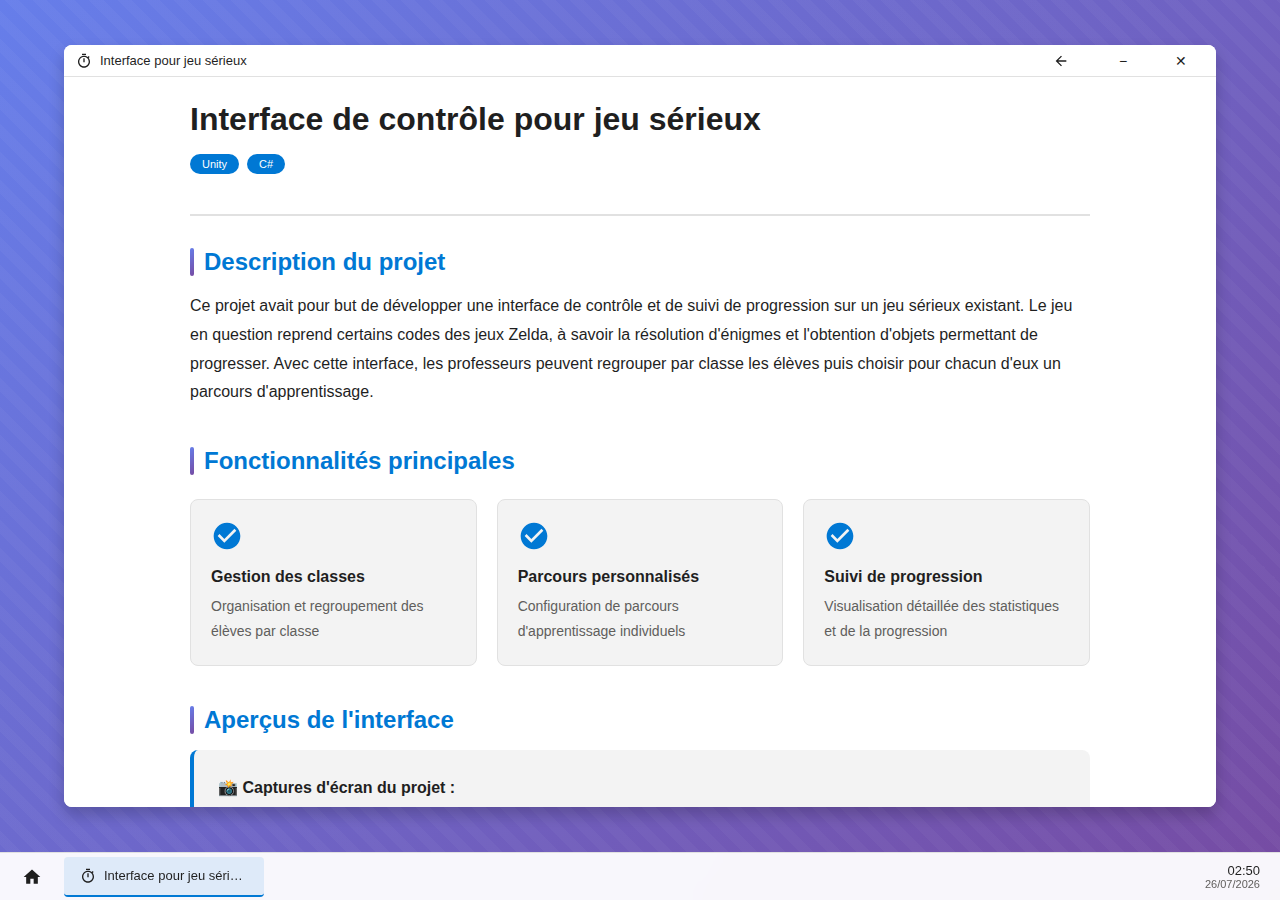
<file: jeu-serieux.html>
<!DOCTYPE html>
<html lang="fr">
<head>
    <meta charset="UTF-8">
    <meta name="viewport" content="width=device-width, initial-scale=1.0">
    <title>Interface pour jeu sérieux - Portfolio Mathys Geslin</title>
    <link rel="stylesheet" href="style.css">
</head>
<body>
    <!-- Fond d'écran -->
    <div class="desktop-background">
        <div class="wallpaper"></div>
    </div>

    <!-- Fenêtre détails du projet -->
    <div class="window active" id="project-detail-window" style="display: flex; left: 5%; top: 5%; width: 90%; height: calc(90vh - var(--taskbar-height));">
        <div class="window-titlebar">
            <div class="window-title">
                <svg class="window-icon" viewBox="0 0 24 24" fill="currentColor">
                    <path d="M15 1H9v2h6V1zm-4 13h2V8h-2v6zm8.03-6.61l1.42-1.42c-.43-.51-.9-.99-1.41-1.41l-1.42 1.42C16.07 4.74 14.12 4 12 4c-4.97 0-9 4.03-9 9s4.02 9 9 9 9-4.03 9-9c0-2.12-.74-4.07-1.97-5.61zM12 20c-3.87 0-7-3.13-7-7s3.13-7 7-7 7 3.13 7 7-3.13 7-7 7z"/>
                </svg>
                Interface pour jeu sérieux
            </div>
            <div class="window-controls">
                <button class="window-control back" onclick="window.location.href='index.html#projects'" title="Retour aux projets">
                    <svg viewBox="0 0 24 24" fill="currentColor">
                        <path d="M20 11H7.83l5.59-5.59L12 4l-8 8 8 8 1.41-1.41L7.83 13H20v-2z"/>
                    </svg>
                </button>
                <button class="window-control minimize" onclick="window.location.href='index.html'">−</button>
                <button class="window-control close" onclick="window.location.href='index.html'">✕</button>
            </div>
        </div>
        <div class="window-content">
            <div class="project-detail">
                <div class="project-detail-header">
                    <h1>Interface de contrôle pour jeu sérieux</h1>
                    <div class="project-tags">
                        <span class="tag">Unity</span>
                        <span class="tag">C#</span>
                    </div>
                </div>

                <div class="project-section">
                    <h2>Description du projet</h2>
                    <p>
                        Ce projet avait pour but de développer une interface de contrôle et de suivi de progression sur un jeu sérieux existant.
                        Le jeu en question reprend certains codes des jeux Zelda, à savoir la résolution d'énigmes et l'obtention d'objets permettant de progresser.
                        Avec cette interface, les professeurs peuvent regrouper par classe les élèves puis choisir pour chacun d'eux un parcours d'apprentissage.
                    </p>
                </div>

                <div class="project-section">
                    <h2>Fonctionnalités principales</h2>
                    <div class="features-grid">
                        <div class="feature-item">
                            <svg viewBox="0 0 24 24" fill="currentColor">
                                <path d="M12 2C6.48 2 2 6.48 2 12s4.48 10 10 10 10-4.48 10-10S17.52 2 12 2zm-2 15l-5-5 1.41-1.41L10 14.17l7.59-7.59L19 8l-9 9z"/>
                            </svg>
                            <h3>Gestion des classes</h3>
                            <p>Organisation et regroupement des élèves par classe</p>
                        </div>
                        <div class="feature-item">
                            <svg viewBox="0 0 24 24" fill="currentColor">
                                <path d="M12 2C6.48 2 2 6.48 2 12s4.48 10 10 10 10-4.48 10-10S17.52 2 12 2zm-2 15l-5-5 1.41-1.41L10 14.17l7.59-7.59L19 8l-9 9z"/>
                            </svg>
                            <h3>Parcours personnalisés</h3>
                            <p>Configuration de parcours d'apprentissage individuels</p>
                        </div>
                        <div class="feature-item">
                            <svg viewBox="0 0 24 24" fill="currentColor">
                                <path d="M12 2C6.48 2 2 6.48 2 12s4.48 10 10 10 10-4.48 10-10S17.52 2 12 2zm-2 15l-5-5 1.41-1.41L10 14.17l7.59-7.59L19 8l-9 9z"/>
                            </svg>
                            <h3>Suivi de progression</h3>
                            <p>Visualisation détaillée des statistiques et de la progression</p>
                        </div>
                    </div>
                </div>

                <div class="project-section">
                    <h2>Aperçus de l'interface</h2>
                    <div class="screenshots-note">
                        <p><strong>📸 Captures d'écran du projet :</strong></p>
                        <ul>
                            <li>Affichage de la liste des classes</li>
                            <li>Affichage de la liste des élèves</li>
                            <li>Paramétrage de la mise en place d'un parcours pour un élève</li>
                            <li>Visualisation de la progression d'un élève</li>
                            <li>Affichage de la progression détaillée</li>
                            <li>Visualisation des statistiques complètes</li>
                        </ul>
                        <p class="note-italic">* Les captures d'écran du jeu ne peuvent pas être montrées pour des raisons de confidentialité.</p>
                    </div>
                </div>

                <div class="project-section">
                    <h2>Objectifs pédagogiques</h2>
                    <p>
                        L'interface permet aux professeurs d'adapter le niveau de difficulté et de suivre la progression de chaque élève individuellement.
                        Le jeu sérieux vise à réviser les tables de multiplication de manière ludique et engageante, en utilisant des mécaniques de jeu inspirées
                        des jeux d'aventure classiques.
                    </p>
                </div>

                <div class="project-section">
                    <h2>Technologies utilisées</h2>
                    <div class="tech-list">
                        <div class="tech-item">
                            <strong>Unity</strong>
                            <p>Moteur de jeu pour le développement de l'interface</p>
                        </div>
                        <div class="tech-item">
                            <strong>C#</strong>
                            <p>Langage de programmation pour la logique applicative</p>
                        </div>
                    </div>
                </div>

                <div class="project-actions">
                    <button onclick="window.location.href='index.html'" class="btn-back">
                        ← Retour au portfolio
                    </button>
                </div>
            </div>
        </div>
    </div>

    <!-- Barre des tâches -->
    <div class="taskbar">
        <button class="start-button" onclick="window.location.href='index.html'">
            <svg viewBox="0 0 24 24" fill="currentColor">
                <path d="M10 20v-6h4v6h5v-8h3L12 3 2 12h3v8z"/>
            </svg>
        </button>
        
        <div class="taskbar-items">
            <button class="taskbar-item active">
                <svg viewBox="0 0 24 24" fill="currentColor">
                    <path d="M15 1H9v2h6V1zm-4 13h2V8h-2v6zm8.03-6.61l1.42-1.42c-.43-.51-.9-.99-1.41-1.41l-1.42 1.42C16.07 4.74 14.12 4 12 4c-4.97 0-9 4.03-9 9s4.02 9 9 9 9-4.03 9-9c0-2.12-.74-4.07-1.97-5.61zM12 20c-3.87 0-7-3.13-7-7s3.13-7 7-7 7 3.13 7 7-3.13 7-7 7z"/>
                </svg>
                <span>Interface pour jeu sérieux</span>
            </button>
        </div>

        <div class="system-tray">
            <div class="clock">
                <div class="time" id="time">12:00</div>
                <div class="date" id="date">01/01/2026</div>
            </div>
        </div>
    </div>

    <script>
        // Horloge
        function updateClock() {
            const now = new Date();
            const hours = now.getHours().toString().padStart(2, '0');
            const minutes = now.getMinutes().toString().padStart(2, '0');
            const day = now.getDate().toString().padStart(2, '0');
            const month = (now.getMonth() + 1).toString().padStart(2, '0');
            const year = now.getFullYear();
            
            document.getElementById('time').textContent = `${hours}:${minutes}`;
            document.getElementById('date').textContent = `${day}/${month}/${year}`;
        }
        
        updateClock();
        setInterval(updateClock, 1000);
    </script>
</body>
</html>
</file>
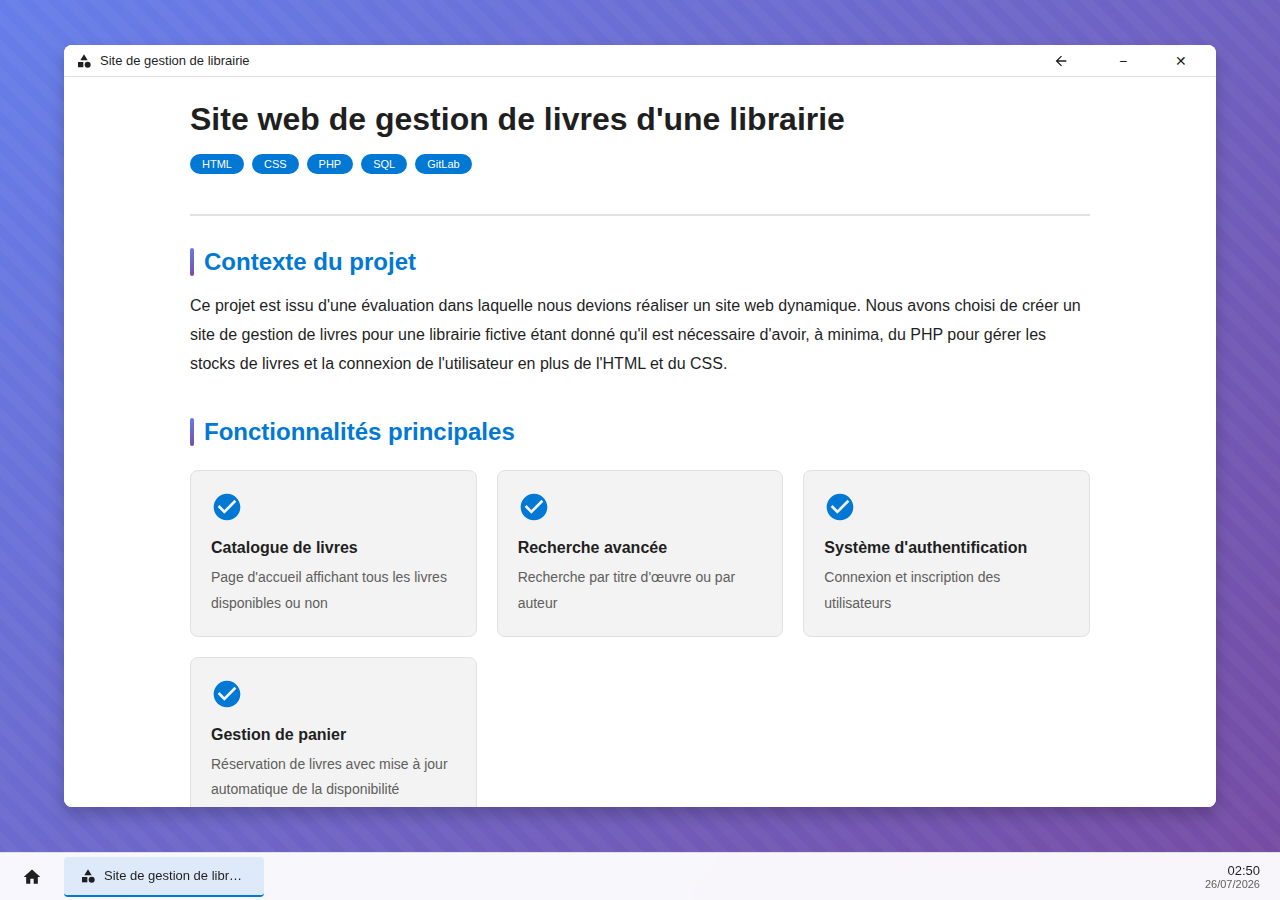
<file: librairie.html>
<!DOCTYPE html>
<html lang="fr">
<head>
    <meta charset="UTF-8">
    <meta name="viewport" content="width=device-width, initial-scale=1.0">
    <title>Site de gestion de librairie - Portfolio Mathys Geslin</title>
    <link rel="stylesheet" href="style.css">
</head>
<body>
    <!-- Fond d'écran -->
    <div class="desktop-background">
        <div class="wallpaper"></div>
    </div>

    <!-- Fenêtre détails du projet -->
    <div class="window active" id="project-detail-window" style="display: flex; left: 5%; top: 5%; width: 90%; height: calc(90vh - var(--taskbar-height));">
        <div class="window-titlebar">
            <div class="window-title">
                <svg class="window-icon" viewBox="0 0 24 24" fill="currentColor">
                    <path d="M12 2l-5.5 9h11z"/>
                    <circle cx="17.5" cy="17.5" r="4.5"/>
                    <path d="M3 13.5h8v8H3z"/>
                </svg>
                Site de gestion de librairie
            </div>
            <div class="window-controls">
                <button class="window-control back" onclick="window.location.href='index.html#projects'" title="Retour aux projets">
                    <svg viewBox="0 0 24 24" fill="currentColor">
                        <path d="M20 11H7.83l5.59-5.59L12 4l-8 8 8 8 1.41-1.41L7.83 13H20v-2z"/>
                    </svg>
                </button>
                <button class="window-control minimize" onclick="window.location.href='index.html'">−</button>
                <button class="window-control close" onclick="window.location.href='index.html'">✕</button>
            </div>
        </div>
        <div class="window-content">
            <div class="project-detail">
                <div class="project-detail-header">
                    <h1>Site web de gestion de livres d'une librairie</h1>
                    <div class="project-tags">
                        <span class="tag">HTML</span>
                        <span class="tag">CSS</span>
                        <span class="tag">PHP</span>
                        <span class="tag">SQL</span>
                        <span class="tag">GitLab</span>
                    </div>
                </div>

                <div class="project-section">
                    <h2>Contexte du projet</h2>
                    <p>
                        Ce projet est issu d'une évaluation dans laquelle nous devions réaliser un site web dynamique. Nous avons choisi de créer 
                        un site de gestion de livres pour une librairie fictive étant donné qu'il est nécessaire d'avoir, à minima, du PHP pour 
                        gérer les stocks de livres et la connexion de l'utilisateur en plus de l'HTML et du CSS.
                    </p>
                </div>

                <div class="project-section">
                    <h2>Fonctionnalités principales</h2>
                    <div class="features-grid">
                        <div class="feature-item">
                            <svg viewBox="0 0 24 24" fill="currentColor">
                                <path d="M12 2C6.48 2 2 6.48 2 12s4.48 10 10 10 10-4.48 10-10S17.52 2 12 2zm-2 15l-5-5 1.41-1.41L10 14.17l7.59-7.59L19 8l-9 9z"/>
                            </svg>
                            <h3>Catalogue de livres</h3>
                            <p>Page d'accueil affichant tous les livres disponibles ou non</p>
                        </div>
                        <div class="feature-item">
                            <svg viewBox="0 0 24 24" fill="currentColor">
                                <path d="M12 2C6.48 2 2 6.48 2 12s4.48 10 10 10 10-4.48 10-10S17.52 2 12 2zm-2 15l-5-5 1.41-1.41L10 14.17l7.59-7.59L19 8l-9 9z"/>
                            </svg>
                            <h3>Recherche avancée</h3>
                            <p>Recherche par titre d'œuvre ou par auteur</p>
                        </div>
                        <div class="feature-item">
                            <svg viewBox="0 0 24 24" fill="currentColor">
                                <path d="M12 2C6.48 2 2 6.48 2 12s4.48 10 10 10 10-4.48 10-10S17.52 2 12 2zm-2 15l-5-5 1.41-1.41L10 14.17l7.59-7.59L19 8l-9 9z"/>
                            </svg>
                            <h3>Système d'authentification</h3>
                            <p>Connexion et inscription des utilisateurs</p>
                        </div>
                        <div class="feature-item">
                            <svg viewBox="0 0 24 24" fill="currentColor">
                                <path d="M12 2C6.48 2 2 6.48 2 12s4.48 10 10 10 10-4.48 10-10S17.52 2 12 2zm-2 15l-5-5 1.41-1.41L10 14.17l7.59-7.59L19 8l-9 9z"/>
                            </svg>
                            <h3>Gestion de panier</h3>
                            <p>Réservation de livres avec mise à jour automatique de la disponibilité</p>
                        </div>
                    </div>
                </div>

                <div class="project-section">
                    <h2>Parcours utilisateur</h2>
                    <div class="user-journey">
                        <div class="journey-step">
                            <div class="step-number">1</div>
                            <h3>Page d'accueil</h3>
                            <p>Affichage de tous les livres avec leur statut de disponibilité. Possibilité de rechercher un livre spécifique.</p>
                        </div>
                        <div class="journey-step">
                            <div class="step-number">2</div>
                            <h3>Authentification</h3>
                            <p>Pour réserver des livres, l'utilisateur doit se connecter ou créer un compte.</p>
                        </div>
                        <div class="journey-step">
                            <div class="step-number">3</div>
                            <h3>Réservation</h3>
                            <p>Une fois connecté, l'utilisateur peut ajouter des livres au panier. Les livres réservés sont marqués comme "Indisponible".</p>
                        </div>
                    </div>
                </div>

                <div class="project-section">
                    <h2>Aperçus du site</h2>
                    <div class="screenshots-note">
                        <p><strong>📸 Captures d'écran disponibles :</strong></p>
                        <ul>
                            <li>Page d'accueil du site de gestion de livres</li>
                            <li>Résultat d'une recherche</li>
                            <li>Page de connexion</li>
                            <li>Page d'inscription</li>
                            <li>Page d'accueil pour utilisateur connecté avec gestion du panier</li>
                        </ul>
                    </div>
                </div>

                <div class="project-section">
                    <h2>Technologies utilisées</h2>
                    <div class="tech-list">
                        <div class="tech-item">
                            <strong>HTML/CSS</strong>
                            <p>Structure et mise en forme de l'interface utilisateur</p>
                        </div>
                        <div class="tech-item">
                            <strong>PHP</strong>
                            <p>Gestion côté serveur, authentification et logique métier</p>
                        </div>
                        <div class="tech-item">
                            <strong>SQL</strong>
                            <p>Gestion de la base de données (livres, utilisateurs, réservations)</p>
                        </div>
                        <div class="tech-item">
                            <strong>GitLab</strong>
                            <p>Gestion de version et collaboration</p>
                        </div>
                    </div>
                </div>

                <div class="project-section">
                    <h2>Objectifs du projet</h2>
                    <p>
                        L'objectif principal était d'évaluer les compétences acquises sur les technologies web en réalisant un site dynamique complet.
                        Ce projet a permis de mettre en pratique :
                    </p>
                    <ul>
                        <li>La création d'une architecture web trois tiers (présentation, logique, données)</li>
                        <li>La gestion de sessions et d'authentification utilisateur</li>
                        <li>Les opérations CRUD sur une base de données</li>
                        <li>La sécurisation des formulaires et des requêtes SQL</li>
                        <li>La gestion d'état et de disponibilité des ressources</li>
                    </ul>
                </div>

                <div class="project-actions">
                    <button onclick="window.location.href='index.html'" class="btn-back">
                        ← Retour au portfolio
                    </button>
                </div>
            </div>
        </div>
    </div>

    <!-- Barre des tâches -->
    <div class="taskbar">
        <button class="start-button" onclick="window.location.href='index.html'">
            <svg viewBox="0 0 24 24" fill="currentColor">
                <path d="M10 20v-6h4v6h5v-8h3L12 3 2 12h3v8z"/>
            </svg>
        </button>
        
        <div class="taskbar-items">
            <button class="taskbar-item active">
                <svg viewBox="0 0 24 24" fill="currentColor">
                    <path d="M12 2l-5.5 9h11z"/>
                    <circle cx="17.5" cy="17.5" r="4.5"/>
                    <path d="M3 13.5h8v8H3z"/>
                </svg>
                <span>Site de gestion de librairie</span>
            </button>
        </div>

        <div class="system-tray">
            <div class="clock">
                <div class="time" id="time">12:00</div>
                <div class="date" id="date">01/01/2026</div>
            </div>
        </div>
    </div>

    <script>
        // Horloge
        function updateClock() {
            const now = new Date();
            const hours = now.getHours().toString().padStart(2, '0');
            const minutes = now.getMinutes().toString().padStart(2, '0');
            const day = now.getDate().toString().padStart(2, '0');
            const month = (now.getMonth() + 1).toString().padStart(2, '0');
            const year = now.getFullYear();
            
            document.getElementById('time').textContent = `${hours}:${minutes}`;
            document.getElementById('date').textContent = `${day}/${month}/${year}`;
        }
        
        updateClock();
        setInterval(updateClock, 1000);
    </script>
</body>
</html>
</file>
<file: style.css>
:root {
    --primary-color: #0078d4;
    --primary-hover: #106ebe;
    --primary-active: #005a9e;
    --bg-color: #f3f3f3;
    --surface-color: #ffffff;
    --text-color: #1f1f1f;
    --text-secondary: #605e5c;
    --border-color: #e1e1e1;
    --shadow-sm: 0 1px 3px rgba(0, 0, 0, 0.12);
    --shadow-md: 0 3px 8px rgba(0, 0, 0, 0.15);
    --shadow-lg: 0 8px 16px rgba(0, 0, 0, 0.2);
    --taskbar-height: 48px;
    --titlebar-height: 32px;
    --accent-gradient: linear-gradient(135deg, #667eea 0%, #764ba2 100%);
    --skill-html: #e34c26;
    --skill-css: #264de4;
    --skill-js: #f0db4f;
    --skill-react: #61dafb;
    --skill-node: #68a063;
    --skill-python: #3776ab;
}

[data-theme="dark"] {
    --primary-color: #4cc2ff;
    --primary-hover: #6bcdff;
    --primary-active: #2db8ff;
    --bg-color: #202020;
    --surface-color: #2d2d2d;
    --text-color: #ffffff;
    --text-secondary: #b3b3b3;
    --border-color: #3f3f3f;
    --shadow-sm: 0 1px 3px rgba(0, 0, 0, 0.3);
    --shadow-md: 0 3px 8px rgba(0, 0, 0, 0.4);
    --shadow-lg: 0 8px 16px rgba(0, 0, 0, 0.5);
}

* {
    margin: 0;
    padding: 0;
    box-sizing: border-box;
}

body {
    font-family: 'Segoe UI', Tahoma, Geneva, Verdana, sans-serif;
    background-color: var(--bg-color);
    color: var(--text-color);
    overflow: hidden;
    height: 100vh;
    transition: background-color 0.3s ease, color 0.3s ease;
}

/* Fond d'écran */
.desktop-background {
    position: fixed;
    top: 0;
    left: 0;
    width: 100%;
    height: 100%;
    z-index: 0;
}

.wallpaper {
    width: 100%;
    height: 100%;
    background: var(--accent-gradient);
    position: relative;
    overflow: hidden;
}

.wallpaper::before {
    content: '';
    position: absolute;
    width: 200%;
    height: 200%;
    top: -50%;
    left: -50%;
    background: repeating-linear-gradient(
        45deg,
        transparent,
        transparent 10px,
        rgba(255, 255, 255, 0.03) 10px,
        rgba(255, 255, 255, 0.03) 20px
    );
    animation: wallpaperMove 60s linear infinite;
}

@keyframes wallpaperMove {
    0% { transform: translate(0, 0); }
    100% { transform: translate(-50px, -50px); }
}

/* Icônes du bureau */
.desktop-icons {
    position: fixed;
    top: 20px;
    left: 20px;
    display: grid;
    gap: 20px;
    z-index: 1;
    grid-template-columns: repeat(1, 100px);
}

.icon {
    display: flex;
    flex-direction: column;
    align-items: center;
    gap: 8px;
    padding: 12px;
    border-radius: 4px;
    cursor: pointer;
    transition: background-color 0.2s ease;
    user-select: none;
}

.icon:hover {
    background-color: rgba(255, 255, 255, 0.1);
}

.icon:active {
    background-color: rgba(255, 255, 255, 0.2);
}

.icon-image {
    width: 48px;
    height: 48px;
    background-color: rgba(255, 255, 255, 0.95);
    border-radius: 8px;
    display: flex;
    align-items: center;
    justify-content: center;
    box-shadow: var(--shadow-md);
}

.icon-image svg {
    width: 28px;
    height: 28px;
    color: var(--primary-color);
}

.icon span {
    color: white;
    font-size: 13px;
    text-align: center;
    text-shadow: 0 1px 3px rgba(0, 0, 0, 0.8);
    font-weight: 500;
}

/* Fenêtres */
.window {
    position: fixed;
    background-color: var(--surface-color);
    border-radius: 8px;
    box-shadow: var(--shadow-lg);
    display: none;
    flex-direction: column;
    min-width: 400px;
    min-height: 300px;
    max-width: 90vw;
    max-height: calc(100vh - var(--taskbar-height) - 40px);
    z-index: 10;
    overflow: hidden;
    transition: all 0.3s cubic-bezier(0.4, 0, 0.2, 1);
}

.window.dragging {
    transition: none;
}

.window.resizing {
    transition: none;
    user-select: none;
}

/* Poignées de redimensionnement */
.resize-handle {
    position: absolute;
    z-index: 10;
}

.resize-top, .resize-bottom {
    left: 0;
    right: 0;
    height: 8px;
    cursor: ns-resize;
}

.resize-top {
    top: 0;
}

.resize-bottom {
    bottom: 0;
}

.resize-left, .resize-right {
    top: 0;
    bottom: 0;
    width: 8px;
    cursor: ew-resize;
}

.resize-left {
    left: 0;
}

.resize-right {
    right: 0;
}

.resize-top-left, .resize-top-right,
.resize-bottom-left, .resize-bottom-right {
    width: 16px;
    height: 16px;
}

.resize-top-left {
    top: 0;
    left: 0;
    cursor: nwse-resize;
}

.resize-top-right {
    top: 0;
    right: 0;
    cursor: nesw-resize;
}

.resize-bottom-left {
    bottom: 0;
    left: 0;
    cursor: nesw-resize;
}

.resize-bottom-right {
    bottom: 0;
    right: 0;
    cursor: nwse-resize;
}

.window.active {
    z-index: 100;
}

.window.maximized {
    min-width: 100vw !important;
    max-width: 100vw !important;
    min-height: calc(100vh - var(--taskbar-height)) !important;
    max-height: calc(100vh - var(--taskbar-height)) !important;
    border-radius: 0 !important;
}

.window.opening {
    animation: windowOpen 0.3s cubic-bezier(0.4, 0, 0.2, 1) forwards;
}

.window.closing {
    animation: windowClose 0.2s cubic-bezier(0.4, 0, 1, 1) forwards;
}

.window.minimizing {
    animation: windowMinimize 0.3s cubic-bezier(0.4, 0, 1, 1) forwards;
}

@keyframes windowOpen {
    from {
        opacity: 0;
        transform: scale(0.9) translateY(20px);
    }
    to {
        opacity: 1;
        transform: scale(1) translateY(0);
    }
}

@keyframes windowClose {
    from {
        opacity: 1;
        transform: scale(1);
    }
    to {
        opacity: 0;
        transform: scale(0.95);
    }
}

@keyframes windowMinimize {
    from {
        opacity: 1;
        transform: scale(1);
    }
    to {
        opacity: 0;
        transform: scale(0.5) translateY(calc(100vh - var(--taskbar-height)));
    }
}

.window-titlebar {
    height: var(--titlebar-height);
    background-color: var(--surface-color);
    border-bottom: 1px solid var(--border-color);
    display: flex;
    justify-content: space-between;
    align-items: center;
    padding: 0 12px;
    cursor: move;
    user-select: none;
}

.window-title {
    display: flex;
    align-items: center;
    gap: 8px;
    font-size: 13px;
    font-weight: 500;
    color: var(--text-color);
}

.window-icon {
    width: 16px;
    height: 16px;
}

.window-controls {
    display: flex;
    gap: 12px;
}

.window-control {
    width: 46px;
    height: 32px;
    border: none;
    background-color: transparent;
    cursor: pointer;
    font-size: 14px;
    display: flex;
    align-items: center;
    justify-content: center;
    transition: background-color 0.15s ease;
    color: var(--text-color);
}

.window-control:hover {
    background-color: rgba(0, 0, 0, 0.05);
}

[data-theme="dark"] .window-control:hover {
    background-color: rgba(255, 255, 255, 0.1);
}

.window-control.close:hover {
    background-color: #e81123;
    color: white;
}

.window-control.back {
    width: 46px;
    margin-right: 4px;
}

.window-control.back:hover {
    background-color: rgba(255, 255, 255, 0.1);
}

.window-control.back svg {
    width: 16px;
    height: 16px;
}

.window-content {
    flex: 1;
    overflow-y: auto;
    overflow-x: hidden;
    padding: 24px;
    background-color: var(--surface-color);
}

.window-content::-webkit-scrollbar {
    width: 12px;
}

.window-content::-webkit-scrollbar-track {
    background: var(--bg-color);
}

.window-content::-webkit-scrollbar-thumb {
    background: var(--border-color);
    border-radius: 6px;
}

.window-content::-webkit-scrollbar-thumb:hover {
    background: var(--text-secondary);
}

/* Profil */
.profile-container {
    max-width: 700px;
    margin: 0 auto;
}

.profile-header {
    text-align: center;
    margin-bottom: 40px;
}

.profile-avatar {
    width: 120px;
    height: 120px;
    background: var(--accent-gradient);
    border-radius: 50%;
    display: flex;
    align-items: center;
    justify-content: center;
    margin: 0 auto 20px;
    box-shadow: var(--shadow-md);
}

.profile-avatar svg {
    width: 60px;
    height: 60px;
    color: white;
}

.profile-header h1 {
    font-size: 32px;
    margin-bottom: 8px;
    color: var(--text-color);
}

.profile-subtitle {
    font-size: 18px;
    color: var(--text-secondary);
}

.info-section {
    margin-bottom: 32px;
}

.info-section h2 {
    font-size: 20px;
    margin-bottom: 16px;
    color: var(--primary-color);
    padding-bottom: 8px;
    border-bottom: 2px solid var(--primary-color);
}

.info-section p {
    line-height: 1.6;
    color: var(--text-color);
}

.timeline {
    list-style: none;
}

.timeline li {
    padding-left: 24px;
    border-left: 2px solid var(--primary-color);
    margin-bottom: 20px;
    position: relative;
}

.timeline li::before {
    content: '';
    width: 12px;
    height: 12px;
    background-color: var(--primary-color);
    border-radius: 50%;
    position: absolute;
    left: -7px;
    top: 5px;
}

.timeline strong {
    display: block;
    color: var(--primary-color);
    margin-bottom: 4px;
}

.timeline p {
    color: var(--text-secondary);
}

.interests {
    display: flex;
    flex-wrap: wrap;
    gap: 10px;
}

.tag {
    padding: 8px 16px;
    background-color: var(--primary-color);
    color: white;
    border-radius: 20px;
    font-size: 13px;
    font-weight: 500;
    display: inline-block;
}

/* Compétences */
.skills-container {
    max-width: 800px;
    margin: 0 auto;
}

.skills-legend {
    background-color: var(--bg-color);
    border-radius: 8px;
    padding: 20px;
    margin-bottom: 32px;
    border: 1px solid var(--border-color);
}

.skills-legend h3 {
    font-size: 18px;
    margin-bottom: 16px;
    color: var(--text-color);
}

.legend-items {
    display: grid;
    grid-template-columns: repeat(auto-fit, minmax(200px, 1fr));
    gap: 16px;
}

.legend-item {
    display: flex;
    align-items: center;
    gap: 12px;
}

.legend-bar {
    width: 60px;
    height: 8px;
    border-radius: 4px;
    flex-shrink: 0;
}

.legend-bar[data-level="faible"] {
    background: linear-gradient(135deg, #f59e0b 0%, #ef4444 100%);
    width: 30px;
}

.legend-bar[data-level="moyenne"] {
    background: linear-gradient(135deg, #fbbf24 0%, #f59e0b 100%);
    width: 42px;
}

.legend-bar[data-level="bonne"] {
    background: linear-gradient(135deg, #34d399 0%, #10b981 100%);
    width: 50px;
}

.legend-bar[data-level="autonome"] {
    background: linear-gradient(135deg, #667eea 0%, #764ba2 100%);
    width: 60px;
}

.legend-item span {
    font-size: 13px;
    color: var(--text-secondary);
}

.skills-category {
    margin-bottom: 40px;
}

.skills-category h2 {
    font-size: 22px;
    margin-bottom: 20px;
    color: var(--primary-color);
    display: flex;
    align-items: center;
    gap: 10px;
}

.skills-category h2::before {
    content: '';
    width: 4px;
    height: 24px;
    background: var(--accent-gradient);
    border-radius: 2px;
}

.skill-item {
    margin-bottom: 20px;
}

.skill-header {
    display: flex;
    justify-content: space-between;
    align-items: center;
    margin-bottom: 8px;
}

.skill-header span:first-child {
    font-weight: 500;
    color: var(--text-color);
}

.skill-level {
    color: var(--primary-color);
    font-weight: 600;
    font-size: 14px;
}

.skill-bar {
    height: 8px;
    background-color: var(--bg-color);
    border-radius: 4px;
    overflow: hidden;
    position: relative;
}

.skill-progress {
    height: 100%;
    border-radius: 4px;
    width: 0;
    transition: width 1s cubic-bezier(0.4, 0, 0.2, 1);
    position: relative;
    overflow: hidden;
}

/* Largeurs et couleurs selon le niveau de maîtrise */
.skill-progress[data-mastery="faible"] {
    background: linear-gradient(135deg, #f59e0b 0%, #ef4444 100%);
}

.skill-progress[data-mastery="moyenne"] {
    background: linear-gradient(135deg, #fbbf24 0%, #f59e0b 100%);
}

.skill-progress[data-mastery="bonne"] {
    background: linear-gradient(135deg, #34d399 0%, #10b981 100%);
}

.skill-progress[data-mastery="autonome"] {
    background: linear-gradient(135deg, #667eea 0%, #764ba2 100%);
}

.skill-progress::after {
    content: '';
    position: absolute;
    top: 0;
    left: 0;
    bottom: 0;
    right: 0;
    background: linear-gradient(
        90deg,
        transparent,
        rgba(255, 255, 255, 0.3),
        transparent
    );
    animation: shimmer 2s infinite;
}

@keyframes shimmer {
    0% { transform: translateX(-100%); }
    100% { transform: translateX(100%); }
}

/* Projets */
.project-nav {
    display: none;
    align-items: center;
    padding: 16px 24px;
    background-color: var(--bg-color);
    border-bottom: 1px solid var(--border-color);
    margin: -24px -24px 24px -24px;
}

.nav-back-btn {
    display: flex;
    align-items: center;
    gap: 8px;
    padding: 8px 16px;
    background-color: var(--surface-color);
    border: 1px solid var(--border-color);
    border-radius: 6px;
    color: var(--text-color);
    font-family: 'Segoe UI', sans-serif;
    font-size: 14px;
    cursor: pointer;
    transition: all 0.2s ease;
}

.nav-back-btn:hover {
    background-color: var(--primary-color);
    color: white;
    border-color: var(--primary-color);
    transform: translateX(-2px);
}

.nav-back-btn svg {
    width: 20px;
    height: 20px;
}

.project-details-container {
    animation: slideInRight 0.3s ease;
}

.projects-container {
    animation: slideInLeft 0.3s ease;
}

@keyframes slideInRight {
    from {
        opacity: 0;
        transform: translateX(20px);
    }
    to {
        opacity: 1;
        transform: translateX(0);
    }
}

@keyframes slideInLeft {
    from {
        opacity: 0;
        transform: translateX(-20px);
    }
    to {
        opacity: 1;
        transform: translateX(0);
    }
}

.project-actions {
    margin-top: 40px;
    padding-top: 24px;
    border-top: 1px solid var(--border-color);
    display: flex;
    justify-content: center;
}

.projects-container {
    display: grid;
    grid-template-columns: repeat(auto-fill, minmax(300px, 1fr));
    gap: 24px;
}

.project-card {
    background-color: var(--surface-color);
    border: 1px solid var(--border-color);
    border-radius: 8px;
    overflow: hidden;
    transition: transform 0.3s ease, box-shadow 0.3s ease;
    cursor: pointer;
    display: flex;
    flex-direction: column;
}

.project-card:hover {
    transform: translateY(-4px);
    box-shadow: var(--shadow-lg);
}

.project-image {
    width: 100%;
    height: 180px;
    background: var(--accent-gradient);
    display: flex;
    align-items: center;
    justify-content: center;
    position: relative;
    overflow: hidden;
}

.project-image::before {
    content: '';
    position: absolute;
    width: 100%;
    height: 100%;
    background: repeating-linear-gradient(
        45deg,
        transparent,
        transparent 10px,
        rgba(255, 255, 255, 0.05) 10px,
        rgba(255, 255, 255, 0.05) 20px
    );
}

.project-placeholder {
    width: 80px;
    height: 80px;
    background-color: rgba(255, 255, 255, 0.2);
    border-radius: 50%;
    display: flex;
    align-items: center;
    justify-content: center;
    z-index: 1;
}

.project-placeholder svg {
    width: 40px;
    height: 40px;
    color: white;
}

.project-image-full {
    width: 100%;
    height: 100%;
    object-fit: contain;
    display: block;
}

.project-info {
    padding: 20px;
    display: flex;
    flex-direction: column;
    flex: 1;
}

.project-info h3 {
    font-size: 18px;
    margin-bottom: 12px;
    color: var(--text-color);
}

.project-info p {
    font-size: 14px;
    line-height: 1.6;
    color: var(--text-secondary);
    margin-bottom: 16px;
}

.project-info ul {
    font-size: 14px;
    line-height: 1.6;
    color: var(--text-secondary);
    margin: 0 0 16px 0;
    padding-left: 24px;
}

.project-info ul li {
    margin-bottom: 8px;
}

.project-tags {
    display: flex;
    flex-wrap: wrap;
    gap: 8px;
    margin-bottom: 16px;
}

.project-tags .tag {
    font-size: 11px;
    padding: 4px 12px;
}

.project-links {
    display: flex;
    gap: 12px;
    margin-top: auto;
}

.project-link {
    padding: 8px 16px;
    background-color: var(--primary-color);
    color: white;
    text-decoration: none;
    border-radius: 4px;
    font-size: 13px;
    font-weight: 500;
    transition: background-color 0.2s ease;
    display: inline-block;
}

.project-link:hover {
    background-color: var(--primary-hover);
}

/* Contact */
.contact-container {
    max-width: 800px;
    margin: 0 auto;
    display: grid;
    grid-template-columns: 1fr 1fr;
    gap: 40px;
}

.contact-info h2 {
    font-size: 24px;
    margin-bottom: 12px;
    color: var(--text-color);
}

.contact-info > p {
    color: var(--text-secondary);
    margin-bottom: 32px;
    line-height: 1.6;
}

.contact-methods {
    display: flex;
    flex-direction: column;
    gap: 20px;
}

.contact-method {
    display: flex;
    gap: 16px;
    align-items: flex-start;
}

.contact-method svg {
    width: 24px;
    height: 24px;
    color: var(--primary-color);
    flex-shrink: 0;
    margin-top: 2px;
}

.contact-method strong {
    display: block;
    color: var(--text-color);
    margin-bottom: 4px;
}

.contact-method p {
    color: var(--text-secondary);
    font-size: 14px;
}

.contact-actions {
    display: flex;
    flex-direction: column;
    gap: 16px;
    margin-top: 20px;
}

.contact-btn {
    display: flex;
    align-items: center;
    justify-content: center;
    gap: 12px;
    padding: 14px 24px;
    border: none;
    border-radius: 4px;
    font-size: 15px;
    font-weight: 600;
    cursor: pointer;
    text-decoration: none;
    transition: all 0.2s ease;
}

.contact-btn svg {
    width: 20px;
    height: 20px;
}

.email-btn {
    background-color: var(--primary-color);
    color: white;
}

.email-btn:hover {
    background-color: var(--primary-hover);
    transform: translateY(-1px);
    box-shadow: var(--shadow-md);
}

.email-btn:active {
    background-color: var(--primary-active);
    transform: translateY(0);
}

.linkedin-btn {
    background-color: #0077b5;
    color: white;
}

.linkedin-btn:hover {
    background-color: #006399;
    transform: translateY(-1px);
    box-shadow: var(--shadow-md);
}

.linkedin-btn:active {
    background-color: #005582;
    transform: translateY(0);
}

/* Barre des tâches */
.taskbar {
    position: fixed;
    bottom: 0;
    left: 0;
    right: 0;
    height: var(--taskbar-height);
    background-color: var(--surface-color);
    border-top: 1px solid var(--border-color);
    display: flex;
    align-items: center;
    padding: 0 8px;
    gap: 8px;
    z-index: 1000;
    backdrop-filter: blur(20px);
    background-color: rgba(255, 255, 255, 0.95);
}

[data-theme="dark"] .taskbar {
    background-color: rgba(45, 45, 45, 0.95);
}

.start-button {
    width: 48px;
    height: 40px;
    border: none;
    background-color: transparent;
    cursor: pointer;
    border-radius: 4px;
    display: flex;
    align-items: center;
    justify-content: center;
    transition: background-color 0.15s ease;
}

.start-button:hover {
    background-color: rgba(0, 0, 0, 0.05);
}

[data-theme="dark"] .start-button:hover {
    background-color: rgba(255, 255, 255, 0.1);
}

.start-button.active {
    background-color: rgba(0, 120, 212, 0.1);
}

.start-button svg {
    width: 20px;
    height: 20px;
    color: var(--text-color);
}

.taskbar-items {
    display: flex;
    gap: 4px;
    flex: 1;
}

.taskbar-item {
    height: 40px;
    padding: 0 16px;
    border: none;
    background-color: transparent;
    cursor: pointer;
    border-radius: 4px;
    display: flex;
    align-items: center;
    gap: 8px;
    transition: background-color 0.15s ease;
    max-width: 200px;
}

.taskbar-item:hover {
    background-color: rgba(0, 0, 0, 0.05);
}

[data-theme="dark"] .taskbar-item:hover {
    background-color: rgba(255, 255, 255, 0.1);
}

.taskbar-item.active {
    background-color: rgba(0, 120, 212, 0.1);
    border-bottom: 2px solid var(--primary-color);
}

.taskbar-item svg {
    width: 16px;
    height: 16px;
    color: var(--text-color);
    flex-shrink: 0;
}

.taskbar-item span {
    font-size: 13px;
    color: var(--text-color);
    white-space: nowrap;
    overflow: hidden;
    text-overflow: ellipsis;
}

.system-tray {
    display: flex;
    align-items: center;
    gap: 12px;
}

.theme-toggle {
    width: 40px;
    height: 40px;
    border: none;
    background-color: transparent;
    cursor: pointer;
    border-radius: 4px;
    display: flex;
    align-items: center;
    justify-content: center;
    transition: background-color 0.15s ease;
}

.theme-toggle:hover {
    background-color: rgba(0, 0, 0, 0.05);
}

[data-theme="dark"] .theme-toggle:hover {
    background-color: rgba(255, 255, 255, 0.1);
}

.theme-toggle svg {
    width: 18px;
    height: 18px;
    color: var(--text-color);
}

.lang-toggle {
    width: 40px;
    height: 40px;
    border: none;
    background-color: transparent;
    cursor: pointer;
    border-radius: 4px;
    display: flex;
    align-items: center;
    justify-content: center;
    transition: background-color 0.15s ease;
    padding: 0;
}

.lang-toggle:hover {
    background-color: rgba(0, 0, 0, 0.05);
}

[data-theme="dark"] .lang-toggle:hover {
    background-color: rgba(255, 255, 255, 0.1);
}

.flag-icon {
    font-size: 20px;
    line-height: 1;
    display: flex;
    align-items: center;
    justify-content: center;
}

.clock {
    padding: 0 12px;
    text-align: right;
    cursor: pointer;
    user-select: none;
}

.clock:hover {
    background-color: rgba(0, 0, 0, 0.05);
}

[data-theme="dark"] .clock:hover {
    background-color: rgba(255, 255, 255, 0.1);
}

.time {
    font-size: 13px;
    font-weight: 500;
    color: var(--text-color);
}

.date {
    font-size: 11px;
    color: var(--text-secondary);
}

/* Menu Démarrer */
.start-menu {
    position: fixed;
    bottom: calc(var(--taskbar-height) + 8px);
    left: 8px;
    width: 320px;
    background-color: var(--surface-color);
    border-radius: 8px;
    box-shadow: var(--shadow-lg);
    display: none;
    flex-direction: column;
    overflow: hidden;
    z-index: 999;
    backdrop-filter: blur(20px);
    background-color: rgba(255, 255, 255, 0.95);
    animation: slideUp 0.2s cubic-bezier(0.4, 0, 0.2, 1);
}

[data-theme="dark"] .start-menu {
    background-color: rgba(45, 45, 45, 0.95);
}

.start-menu.open {
    display: flex;
}

@keyframes slideUp {
    from {
        opacity: 0;
        transform: translateY(10px);
    }
    to {
        opacity: 1;
        transform: translateY(0);
    }
}

.start-menu-header {
    padding: 20px;
    border-bottom: 1px solid var(--border-color);
}

.user-profile-small {
    display: flex;
    align-items: center;
    gap: 12px;
}

.user-profile-small svg {
    width: 40px;
    height: 40px;
    padding: 8px;
    background: var(--accent-gradient);
    border-radius: 50%;
    color: white;
}

.user-profile-small span {
    font-weight: 600;
    color: var(--text-color);
}

.start-menu-items {
    padding: 12px;
    display: flex;
    flex-direction: column;
    gap: 4px;
}

.start-menu-item {
    display: flex;
    align-items: center;
    gap: 16px;
    padding: 12px 16px;
    border-radius: 4px;
    cursor: pointer;
    transition: background-color 0.15s ease;
}

.start-menu-item:hover {
    background-color: rgba(0, 0, 0, 0.05);
}

[data-theme="dark"] .start-menu-item:hover {
    background-color: rgba(255, 255, 255, 0.1);
}

.start-menu-item svg {
    width: 20px;
    height: 20px;
    color: var(--primary-color);
}

.start-menu-item span {
    font-size: 14px;
    color: var(--text-color);
}

.start-menu-footer {
    padding: 12px;
    border-top: 1px solid var(--border-color);
    display: flex;
    justify-content: flex-end;
}

.power-button {
    width: 40px;
    height: 40px;
    border: none;
    background-color: transparent;
    cursor: pointer;
    border-radius: 4px;
    display: flex;
    align-items: center;
    justify-content: center;
    transition: background-color 0.15s ease;
}

.power-button:hover {
    background-color: rgba(0, 0, 0, 0.05);
}

[data-theme="dark"] .power-button:hover {
    background-color: rgba(255, 255, 255, 0.1);
}

.power-button svg {
    width: 20px;
    height: 20px;
    color: var(--text-color);
}

/* Responsive */
@media (max-width: 768px) {
    .desktop-icons {
        grid-template-columns: repeat(1, 80px);
        gap: 12px;
    }

    .icon-image {
        width: 40px;
        height: 40px;
    }

    .icon-image svg {
        width: 24px;
        height: 24px;
    }

    .window {
        min-width: 90vw;
        max-width: 95vw;
    }

    .contact-container {
        grid-template-columns: 1fr;
    }

    .projects-container {
        grid-template-columns: 1fr;
    }

    .taskbar-item span {
        display: none;
    }

    .start-menu {
        width: calc(100vw - 16px);
        left: 8px;
        right: 8px;
    }
}

@media (max-width: 480px) {
    .window-content {
        padding: 16px;
    }

    .profile-header h1 {
        font-size: 24px;
    }

    .profile-avatar {
        width: 80px;
        height: 80px;
    }

    .profile-avatar svg {
        width: 40px;
        height: 40px;
    }
}

/* Animations supplémentaires */
@keyframes float {
    0%, 100% {
        transform: translateY(0px);
    }
    50% {
        transform: translateY(-10px);
    }
}

.icon:hover .icon-image {
    animation: float 0.6s ease-in-out;
}

/* États de chargement */
.loading {
    position: relative;
    overflow: hidden;
}

.loading::after {
    content: '';
    position: absolute;
    top: 0;
    left: 0;
    width: 100%;
    height: 100%;
    background: linear-gradient(
        90deg,
        transparent,
        rgba(255, 255, 255, 0.2),
        transparent
    );
    animation: loading 1.5s infinite;
}

@keyframes loading {
    0% {
        transform: translateX(-100%);
    }
    100% {
        transform: translateX(100%);
    }
}

/* Pages de détails de projets */
.project-detail {
    max-width: 900px;
    margin: 0 auto;
}

.project-detail-header {
    margin-bottom: 32px;
    padding-bottom: 24px;
    border-bottom: 2px solid var(--border-color);
}

.project-detail-header h1 {
    font-size: 32px;
    margin-bottom: 16px;
    color: var(--text-color);
}

.project-section {
    margin-bottom: 40px;
}

.project-section h2 {
    font-size: 24px;
    margin-bottom: 16px;
    color: var(--primary-color);
    display: flex;
    align-items: center;
    gap: 10px;
}

.project-section h2::before {
    content: '';
    width: 4px;
    height: 28px;
    background: var(--accent-gradient);
    border-radius: 2px;
}

.project-section p {
    line-height: 1.8;
    color: var(--text-color);
    margin-bottom: 16px;
}

.project-section ul {
    margin-left: 24px;
    line-height: 1.8;
    color: var(--text-color);
}

.project-section ul li {
    margin-bottom: 8px;
}

.features-grid {
    display: grid;
    grid-template-columns: repeat(auto-fit, minmax(250px, 1fr));
    gap: 20px;
    margin-top: 24px;
}

.feature-item {
    background-color: var(--bg-color);
    padding: 20px;
    border-radius: 8px;
    border: 1px solid var(--border-color);
    transition: transform 0.2s ease, box-shadow 0.2s ease;
}

.feature-item:hover {
    transform: translateY(-4px);
    box-shadow: var(--shadow-md);
}

.feature-item svg {
    width: 32px;
    height: 32px;
    color: var(--primary-color);
    margin-bottom: 12px;
}

.feature-item h3 {
    font-size: 16px;
    margin-bottom: 8px;
    color: var(--text-color);
}

.feature-item p {
    font-size: 14px;
    color: var(--text-secondary);
    margin: 0;
}

.screenshots-note {
    background-color: var(--bg-color);
    padding: 24px;
    border-radius: 8px;
    border-left: 4px solid var(--primary-color);
}

.screenshots-note p {
    margin-bottom: 12px;
}

.screenshots-note ul {
    list-style: none;
    margin-left: 0;
}

.screenshots-note ul li {
    padding-left: 24px;
    position: relative;
    margin-bottom: 8px;
}

.screenshots-note ul li::before {
    content: '▸';
    position: absolute;
    left: 0;
    color: var(--primary-color);
    font-weight: bold;
}

.screenshots-gallery {
    display: grid;
    grid-template-columns: repeat(auto-fit, minmax(280px, 1fr));
    gap: 20px;
    margin-bottom: 20px;
}

.screenshot-item {
    background-color: var(--bg-color);
    border: 1px solid var(--border-color);
    border-radius: 8px;
    overflow: hidden;
    transition: transform 0.3s ease, box-shadow 0.3s ease;
    cursor: pointer;
}

.screenshot-item:hover {
    transform: translateY(-4px);
    box-shadow: var(--shadow-md);
}

.screenshot-item:hover .screenshot-img {
    transform: scale(1.05);
}

.screenshot-img {
    width: 100%;
    aspect-ratio: 16/9;
    object-fit: cover;
    display: block;
    background: var(--accent-gradient);
    transition: transform 0.3s ease;
}

.screenshot-caption {
    padding: 12px 16px;
    color: var(--text-color);
    font-weight: 500;
    font-size: 14px;
    margin: 0;
    text-align: center;
    background-color: var(--surface-color);
}

.screenshot-placeholder {
    aspect-ratio: 16/9;
    background: var(--accent-gradient);
    display: flex;
    flex-direction: column;
    align-items: center;
    justify-content: center;
    padding: 20px;
    text-align: center;
}

.screenshot-placeholder svg {
    width: 64px;
    height: 64px;
    color: white;
    opacity: 0.9;
    margin-bottom: 12px;
    filter: drop-shadow(0 2px 4px rgba(0, 0, 0, 0.2));
}

.screenshot-placeholder p {
    color: white;
    font-weight: 500;
    font-size: 14px;
    margin: 0;
    text-shadow: 0 1px 3px rgba(0, 0, 0, 0.3);
}

.screenshots-confidential {
    font-style: italic;
    color: var(--text-secondary);
    text-align: center;
    margin-top: 16px;
    font-size: 14px;
}

/* Modal pour afficher les images */
.image-modal {
    display: none;
    position: fixed;
    z-index: 10000;
    left: 0;
    top: 0;
    width: 100%;
    height: 100%;
    background-color: rgba(0, 0, 0, 0.95);
    animation: fadeIn 0.3s ease;
}

.image-modal.active {
    display: flex;
    align-items: center;
    justify-content: center;
    flex-direction: column;
}

.modal-content {
    max-width: 90%;
    max-height: 85vh;
    object-fit: contain;
    border-radius: 8px;
    box-shadow: 0 0 50px rgba(0, 0, 0, 0.5);
    animation: zoomIn 0.3s ease;
}

@keyframes fadeIn {
    from { opacity: 0; }
    to { opacity: 1; }
}

@keyframes zoomIn {
    from {
        transform: scale(0.8);
        opacity: 0;
    }
    to {
        transform: scale(1);
        opacity: 1;
    }
}

.modal-close {
    position: absolute;
    top: 24px;
    right: 40px;
    color: white;
    font-size: 48px;
    font-weight: 300;
    cursor: pointer;
    transition: all 0.3s ease;
    z-index: 10001;
    line-height: 1;
}

.modal-close:hover {
    color: var(--primary-color);
    transform: rotate(90deg);
}

.modal-caption {
    color: white;
    text-align: center;
    padding: 16px 24px;
    font-size: 16px;
    margin-top: 20px;
    background-color: rgba(0, 0, 0, 0.7);
    border-radius: 8px;
    max-width: 80%;
}

.note-italic {
    font-style: italic;
    color: var(--text-secondary);
    font-size: 14px;
    margin-top: 16px;
}

.tech-list {
    display: grid;
    gap: 16px;
    margin-top: 24px;
}

.tech-item {
    background-color: var(--bg-color);
    padding: 16px;
    border-radius: 8px;
    border: 1px solid var(--border-color);
}

.tech-item strong {
    color: var(--primary-color);
    font-size: 16px;
    display: block;
    margin-bottom: 8px;
}

.tech-item p {
    margin: 0;
    font-size: 14px;
    color: var(--text-secondary);
}

.user-journey {
    display: grid;
    gap: 24px;
    margin-top: 24px;
}

.journey-step {
    display: flex;
    gap: 20px;
    align-items: flex-start;
}

.step-number {
    width: 48px;
    height: 48px;
    background: var(--accent-gradient);
    color: white;
    border-radius: 50%;
    display: flex;
    align-items: center;
    justify-content: center;
    font-size: 24px;
    font-weight: bold;
    flex-shrink: 0;
}

.step-content {
    flex: 1;
}

.journey-step h3 {
    font-size: 18px;
    margin-bottom: 8px;
    color: var(--text-color);
    min-height: 2em;
    display: flex;
    align-items: center;
}

.journey-step p {
    margin: 0;
    color: var(--text-secondary);
    line-height: 1.6;
}

.project-actions {
    margin-top: 48px;
    padding-top: 24px;
    border-top: 1px solid var(--border-color);
    display: flex;
    justify-content: center;
}

.btn-back {
    padding: 12px 32px;
    background-color: var(--primary-color);
    color: white;
    border: none;
    border-radius: 4px;
    font-size: 15px;
    font-weight: 600;
    cursor: pointer;
    transition: background-color 0.2s ease;
}

.btn-back:hover {
    background-color: var(--primary-hover);
}

.btn-back:active {
    background-color: var(--primary-active);
}
</file>
